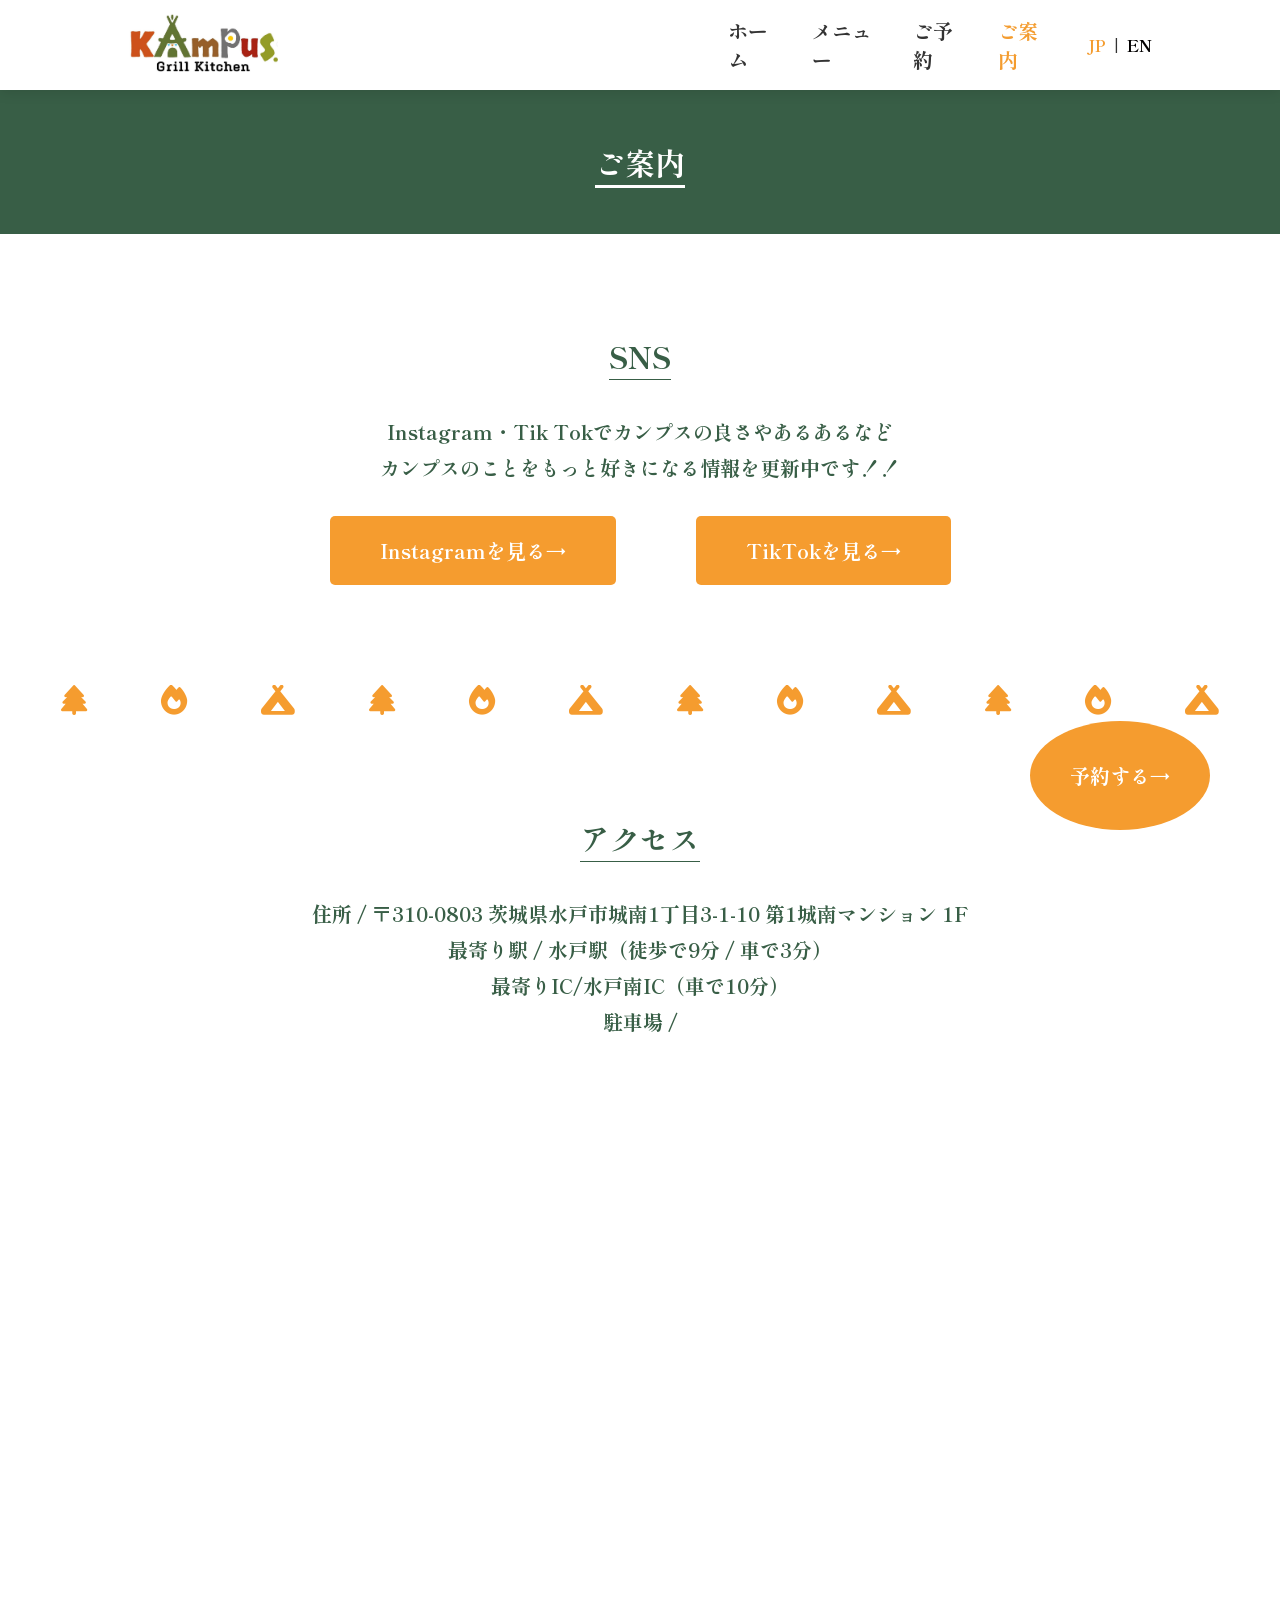
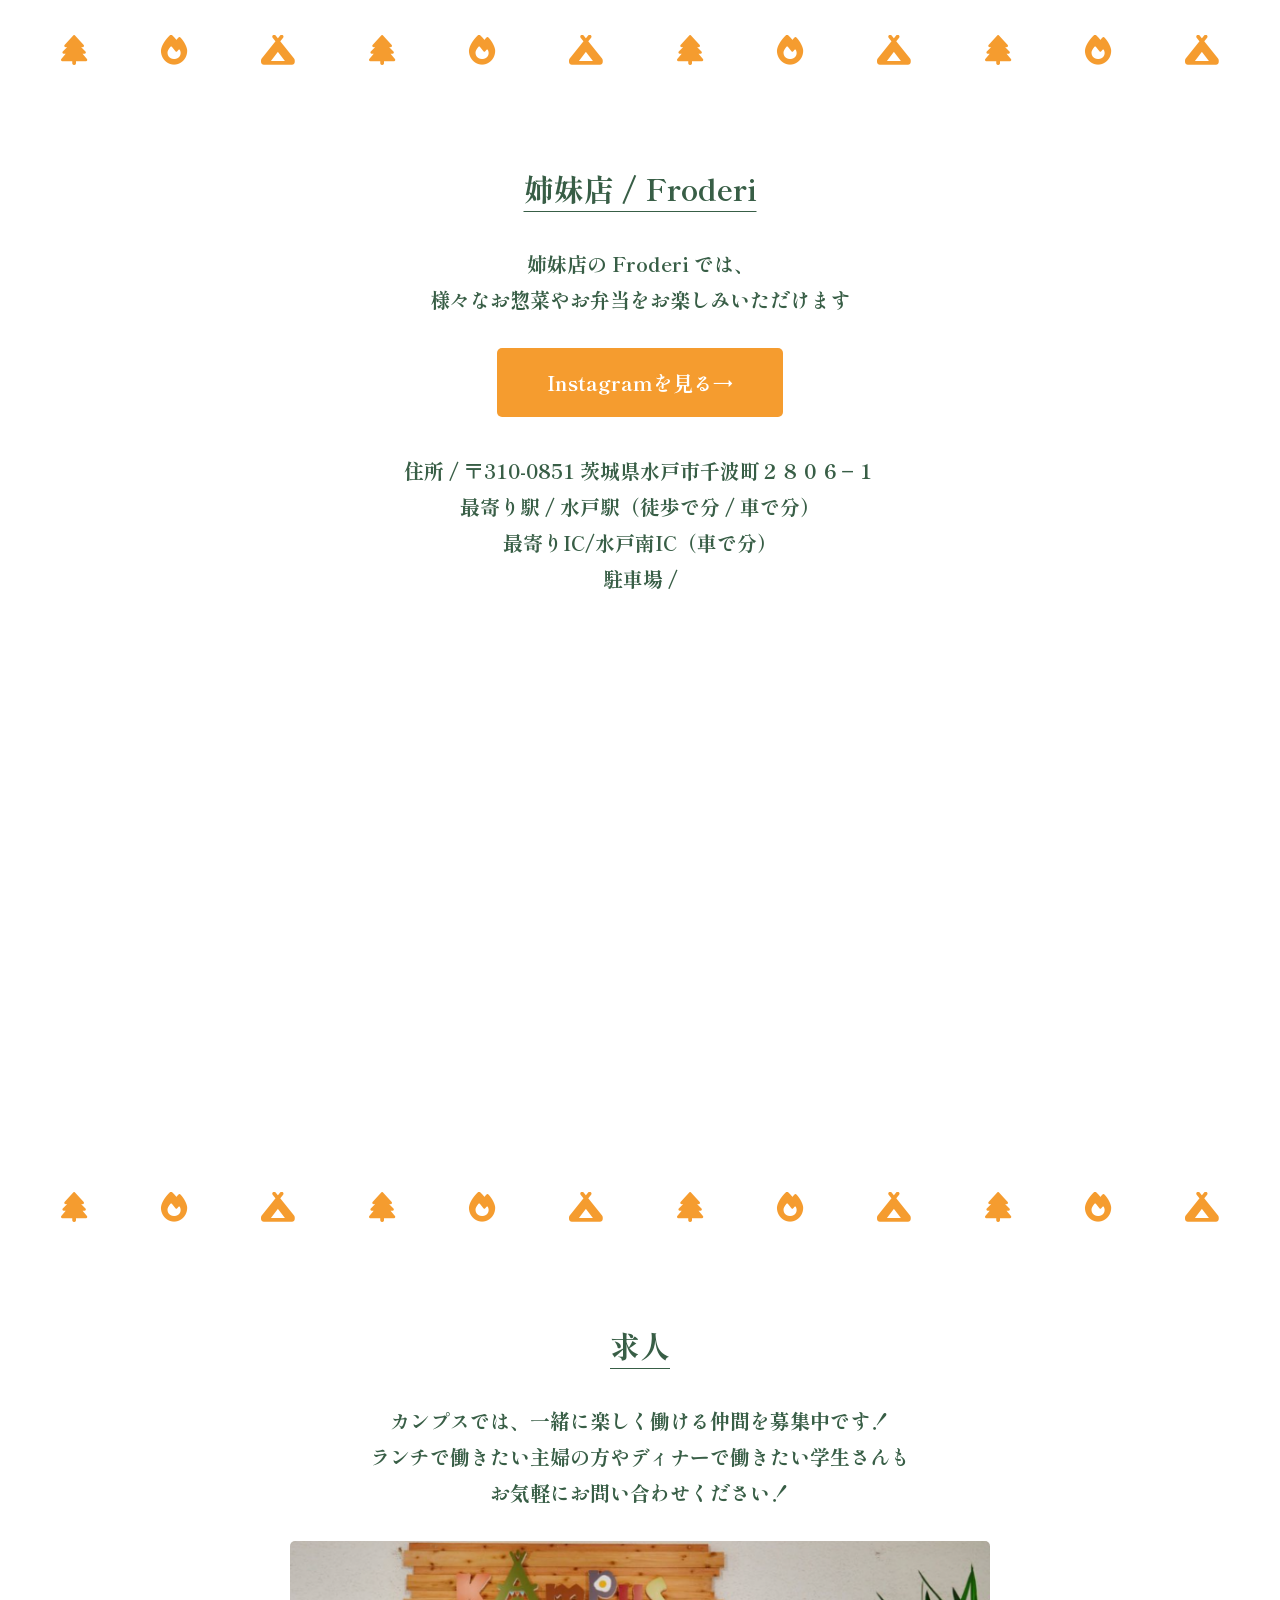
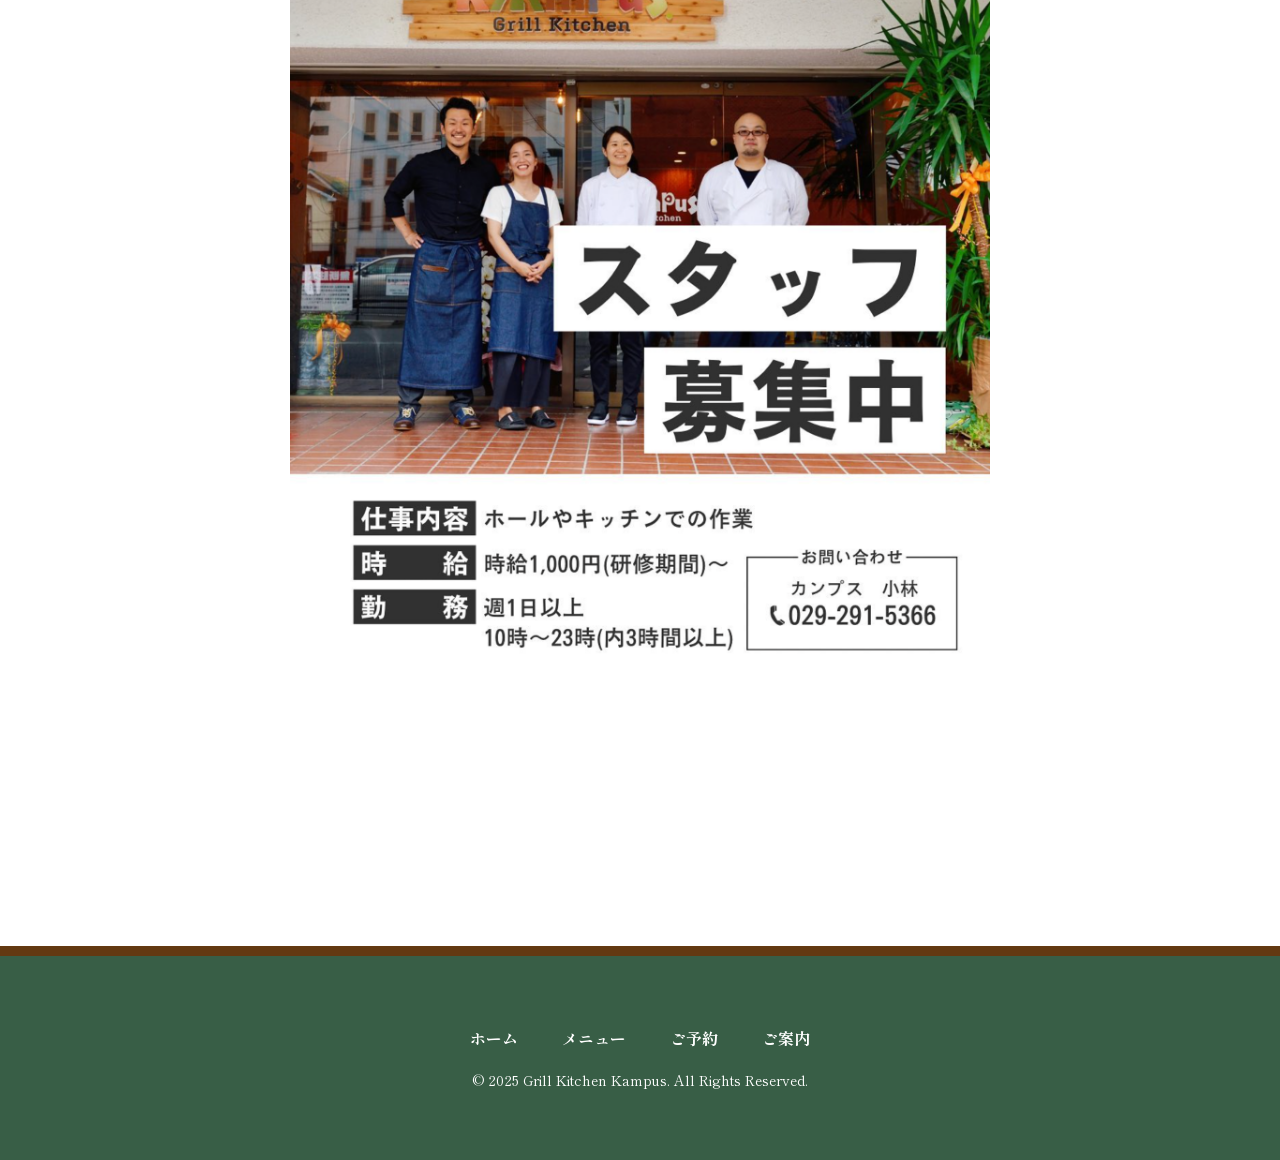
<file: info.html>
<!DOCTYPE html>
<html lang="ja">
<head>

    <meta charset="UTF-8">
    <meta name="viewport"
          content="width=device-width, initial-scale=1.0">
    <title>Grill Kitchen Kampus</title>
    <link rel="stylesheet" href="css/css.css">
    <link href="https://fonts.googleapis.com/css2?family=Shippori+Mincho:wght@400;500;600;700;800&display=swap" rel="stylesheet">
    <link href="https://fonts.googleapis.com/css2?family=Noto+Sans+JP:wght@400;500;700&display=swap" rel="stylesheet">
    <link rel="stylesheet"href="https://cdnjs.cloudflare.com/ajax/libs/font-awesome/6.7.2/css/all.min.css">
    <link rel="stylesheet"href="https://cdn.jsdelivr.net/npm/swiper@11/swiper-bundle.min.css"/>
</head>

<body class="info-page">
    <header>

    <div class="logo">
        <a href="index.html">
            <img src="images/lg.png" alt="logo">
        </a>
    </div>


    <div class="header-right">
        <nav>
            <a href="index.html" >
                <span class="jp">ホーム</span>
            </a>
            <a href="menu.html" >
                <span class="jp">メニュー</span>
            </a>
            <a href="rese.html">
                <span class="jp">ご予約</span>
            </a>
            <a href="info.html" class="active">
                <span class="jp">ご案内</span>
            </a>
        </nav>
    </div>
    <!-- 言語切替 -->
    <div class="language-switch">
        <a href="info.html" class="active">
            JP
        </a>
        <span>|</span>
        <a href="en/en-info.html">
            EN
        </a>
    </div>
    <!-- ハンバーガー -->
    <button class="hamburger">
        ☰
    </button>

</header>

    <a href="rese.html" class="rese-btn">
    予約する→
    </a>

    <section class="info">
        <h1>ご案内</h1>
    </section>

    <section class="sns">
        <h1>SNS</h1>
        <p><br>Instagram・Tik Tokでカンプスの良さやあるあるなど<br>
           カンプスのことをもっと好きになる情報を更新中です！！
        <div class="sns-btn">

            <a class="inst-btn"
                href="https://www.instagram.com/kampus.2019.k4/"
                target="_blank">
                Instagramを見る→
            </a>

            <a class="tt-btn"
                href="https://www.tiktok.com/@grill.kitchen.kam?_r=1&_t=ZS-97WK4tP1Ob3"
                target="_blank">
                TikTokを見る→
            </a>
        </div>
    </section>

    <div class="cp-border">
        <i class="fa-solid fa-tree"></i>
        <i class="fa-solid fa-fire"></i>
        <i class="fa-solid fa-campground"></i>
        <i class="fa-solid fa-tree"></i>
        <i class="fa-solid fa-fire"></i>
        <i class="fa-solid fa-campground"></i>
        <i class="fa-solid fa-tree"></i>
        <i class="fa-solid fa-fire"></i>
        <i class="fa-solid fa-campground"></i>
        <i class="fa-solid fa-tree"></i>
        <i class="fa-solid fa-fire"></i>
        <i class="fa-solid fa-campground"></i>
    </div>  

    <section class="ac">
        <h1>アクセス</h1>

        <p> <br>住所 / 〒310-0803 茨城県水戸市城南1丁目3-1-10 第1城南マンション 1F<br>
            最寄り駅 / 水戸駅（徒歩で9分 / 車で3分）<br>
            最寄りIC/水戸南IC（車で10分）<br>
            駐車場 / <br>
        </p>

        <iframe
            src="https://www.google.com/maps/embed?pb=!1m18!1m12!1m3!1d6960.978212688732!2d140.46454489231107!3d36.36661177128671!2m3!1f0!2f0!3f0!3m2!1i1024!2i768!4f13.1!3m3!1m2!1s0x602225bc5af3f9e3%3A0xc305283efefcd92f!2z44Kw44Oq44Or44Kt44OD44OB44Oz44Kr44Oz44OX44K5!5e1!3m2!1sja!2sjp!4v1782377106837!5m2!1sja!2sjp"
            width="600"
            height="450"
            style="border:0;"
            allowfullscreen=""
            loading="lazy"
            referrerpolicy="strict-origin-when-cross-origin">
        </iframe>

    </section>

    <div class="cp-border">
        <i class="fa-solid fa-tree"></i>
        <i class="fa-solid fa-fire"></i>
        <i class="fa-solid fa-campground"></i>
        <i class="fa-solid fa-tree"></i>
        <i class="fa-solid fa-fire"></i>
        <i class="fa-solid fa-campground"></i>
        <i class="fa-solid fa-tree"></i>
        <i class="fa-solid fa-fire"></i>
        <i class="fa-solid fa-campground"></i>
        <i class="fa-solid fa-tree"></i>
        <i class="fa-solid fa-fire"></i>
        <i class="fa-solid fa-campground"></i>
    </div>  

    <section class="si">
        <h1>姉妹店 / Froderi</h1>

        <p><br>姉妹店の Froderi では、<br>
            様々なお惣菜やお弁当をお楽しみいただけます
        </p>

        <div class="si-btn">
            <a class="inst-btn"
                    href="https://www.instagram.com/frodeli.2022/"
                    target="_blank">
                    Instagramを見る→
            </a>
        </div>

        <p> <br>住所 / 〒310-0851 茨城県水戸市千波町２８０６−１<br>
            最寄り駅 / 水戸駅（徒歩で分 / 車で分）<br>
            最寄りIC/水戸南IC（車で分）<br>
            駐車場 / <br>
        </p>

        <iframe src="https://www.google.com/maps/embed?pb=!1m18!1m12!1m3!1d3213.053971323015!2d140.45264287581824!3d36.359471572376016!2m3!1f0!2f0!3f0!3m2!1i1024!2i768!4f13.1!3m3!1m2!1s0x60222571c2a1a759%3A0xb38b2e45306ed812!2z44GK5byB5b2T44Go5oOj6I-c44Gu44GK5bqX44OV44Ot44OH44Oq77yIRnJvRGVMaSDvvIk!5e0!3m2!1sja!2sjp!4v1785338898053!5m2!1sja!2sjp" 
            width="600" 
            height="450" 
            style="border:0;" 
            allowfullscreen="" 
            loading="lazy" 
            referrerpolicy="strict-origin-when-cross-origin">
        </iframe>
    </section>

    <div class="cp-border">
        <i class="fa-solid fa-tree"></i>
        <i class="fa-solid fa-fire"></i>
        <i class="fa-solid fa-campground"></i>
        <i class="fa-solid fa-tree"></i>
        <i class="fa-solid fa-fire"></i>
        <i class="fa-solid fa-campground"></i>
        <i class="fa-solid fa-tree"></i>
        <i class="fa-solid fa-fire"></i>
        <i class="fa-solid fa-campground"></i>
        <i class="fa-solid fa-tree"></i>
        <i class="fa-solid fa-fire"></i>
        <i class="fa-solid fa-campground"></i>
    </div>


    <section class="rc">
        <h1>求人 </h1>
        <p><br>カンプスでは、一緒に楽しく働ける仲間を募集中です！<br>
           ランチで働きたい主婦の方やディナーで働きたい学生さんも<br>
           お気軽にお問い合わせください！<br>
        </p>

        <div class="rc-item">
            <img src="images/rc.png" alt="求人情報が表示">
        </div>

    </section>

    <footer>
        <div class="footer-nav">
            <a href="index.html">ホーム</a>
            <a href="menu.html">メニュー</a>
            <a href="rese.html">ご予約</a>
            <a href="info.html">ご案内</a>
        </div>

        <p>© 2025 Grill Kitchen Kampus. All Rights Reserved.</p>
    </footer>

    <div class="lightbox">
        <span class="close">×</span>
            <div class="swiper lightboxSwiper">
                <div class="swiper-wrapper">
                </div>
                <div class="swiper-button-next"></div>
                <div class="swiper-button-prev"></div>
            </div>

    </div>

    <script src="https://cdn.jsdelivr.net/npm/swiper@11/swiper-bundle.min.js"></script>
    <script src="js/js.js"></script>

</body>
</html>
</file>
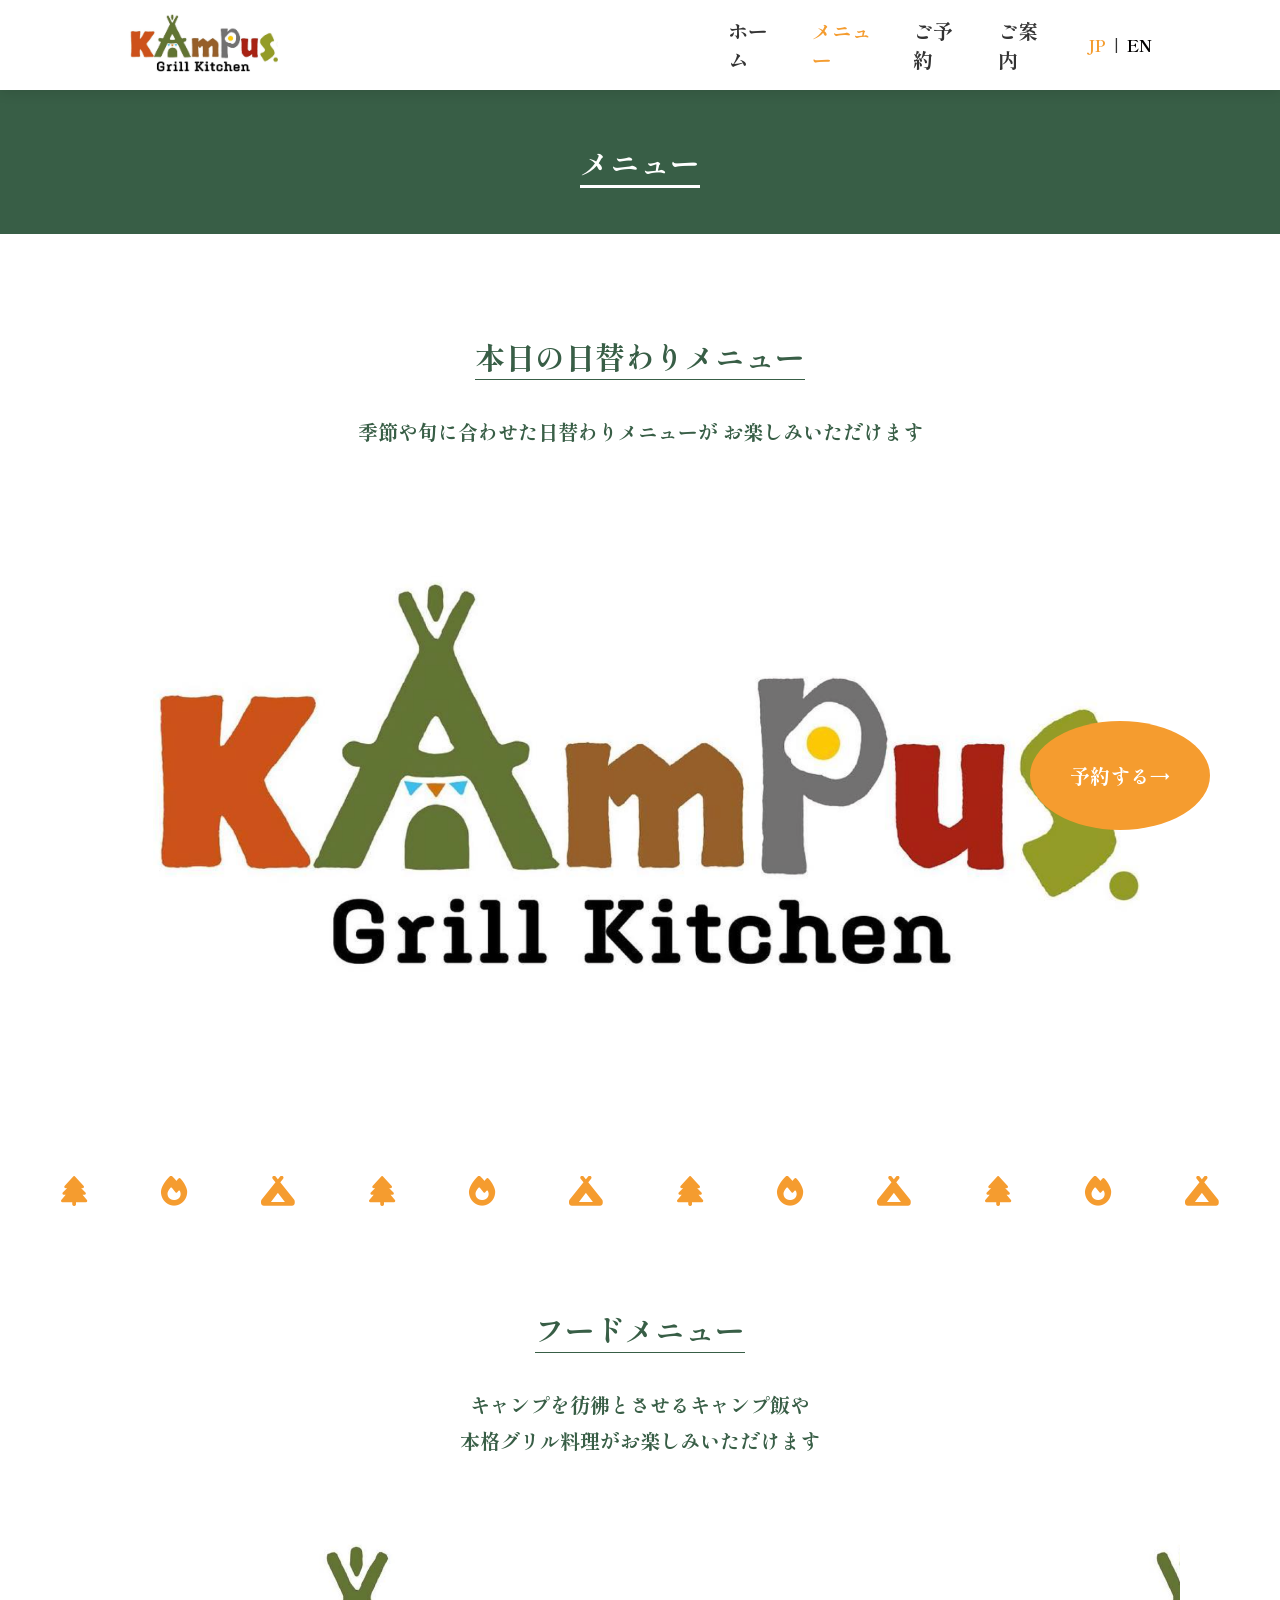
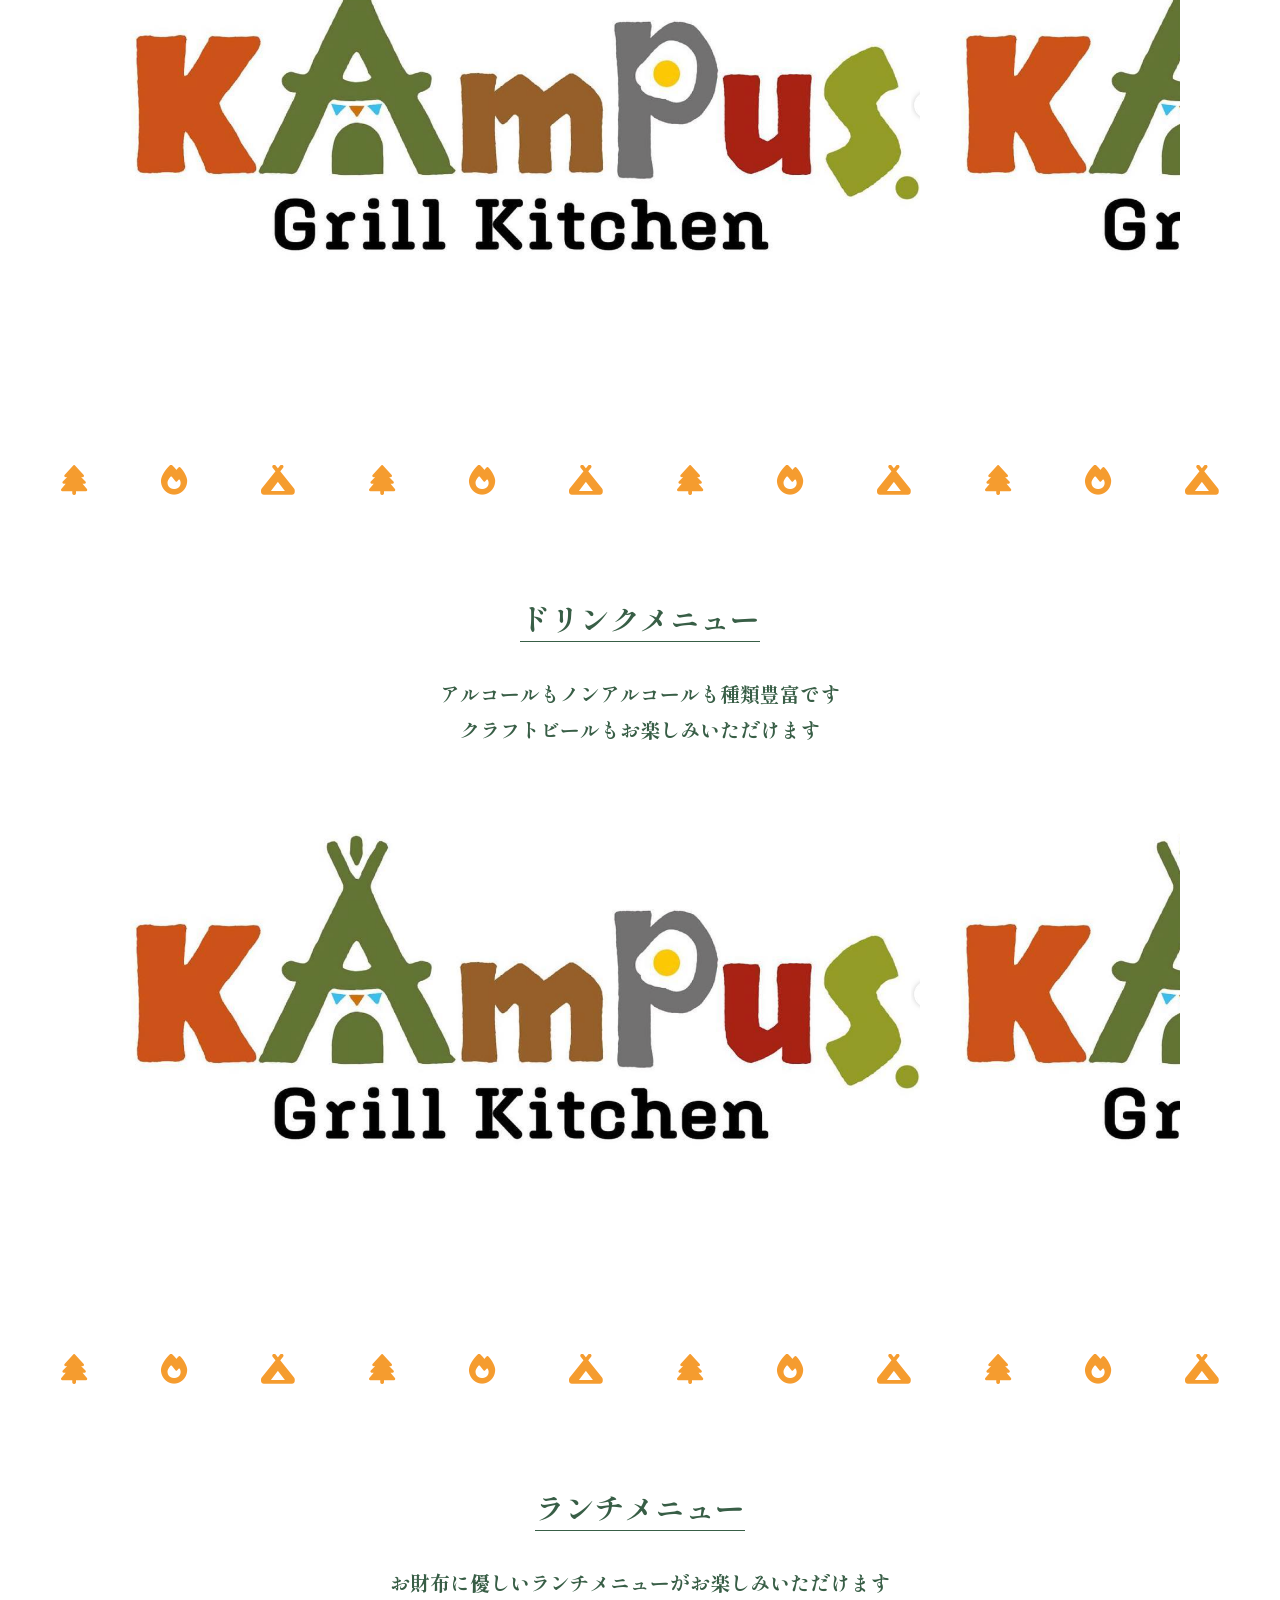
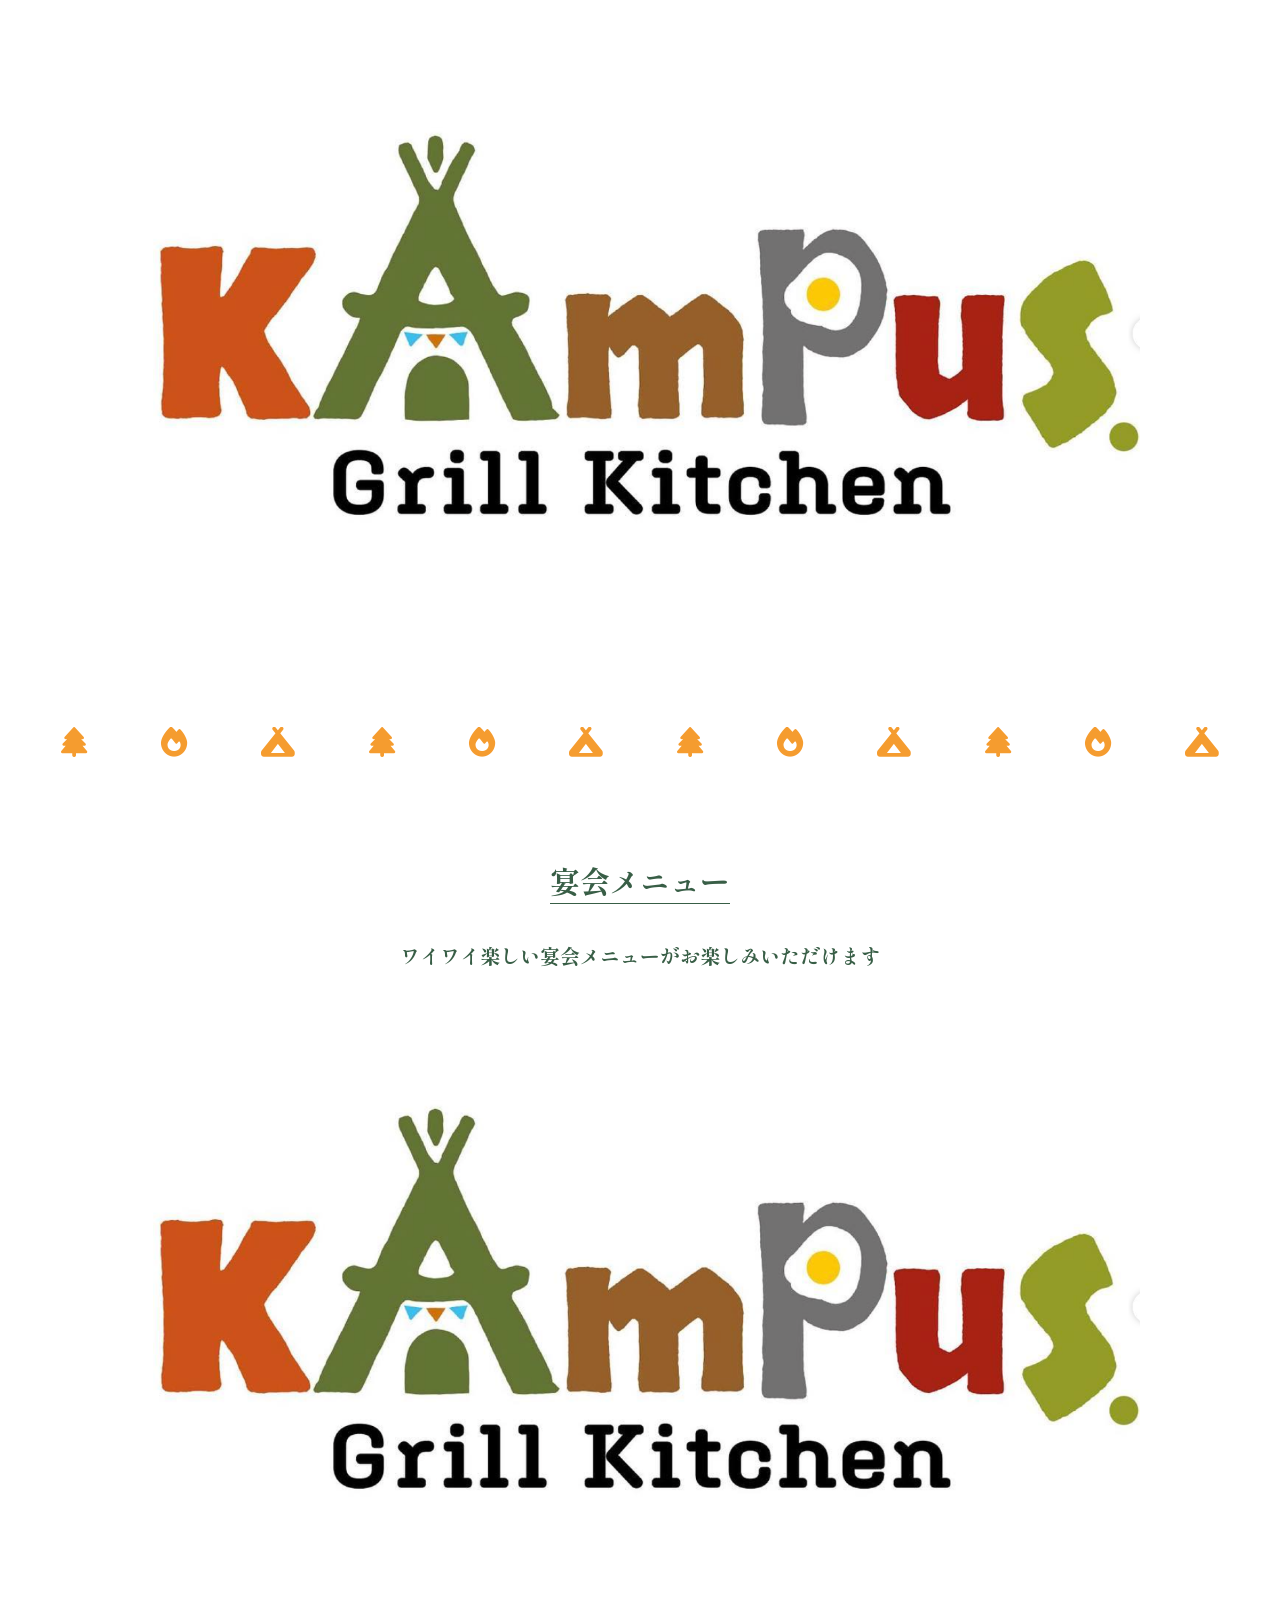
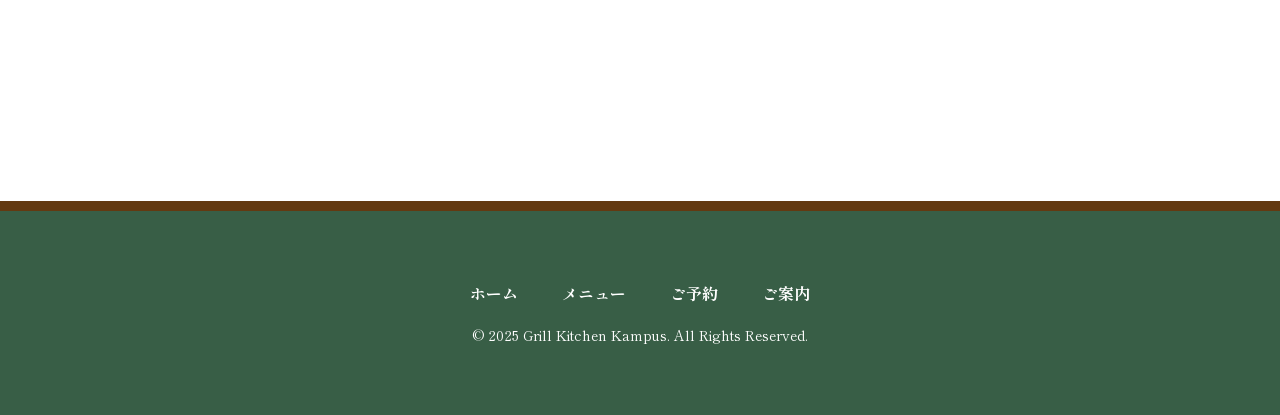
<file: menu.html>
<!DOCTYPE html>
<html lang="ja">
<head>

    <meta charset="UTF-8">
    <meta name="viewport"
          content="width=device-width, initial-scale=1.0">
    <title>Grill Kitchen Kampus</title>
    <link rel="stylesheet" href="css/css.css">
   <link href="https://fonts.googleapis.com/css2?family=Shippori+Mincho:wght@400;500;600;700;800&display=swap" rel="stylesheet">
    <link href="https://fonts.googleapis.com/css2?family=Noto+Sans+JP:wght@400;500;700&display=swap" rel="stylesheet">
    <link rel="stylesheet"href="https://cdnjs.cloudflare.com/ajax/libs/font-awesome/6.7.2/css/all.min.css">
    <link rel="stylesheet"href="https://cdn.jsdelivr.net/npm/swiper@11/swiper-bundle.min.css"/>
</head>

<body class="menu-page">
    <header>

    <div class="logo">
        <a href="index.html">
            <img src="images/lg.png" alt="logo">
        </a>
    </div>


    <div class="header-right">
        <nav>
            <a href="index.html" >
                <span class="jp">ホーム</span>
            </a>
            <a href="menu.html" class="active">
                <span class="jp">メニュー</span>
            </a>
            <a href="rese.html">
                <span class="jp">ご予約</span>
            </a>
            <a href="info.html">
                <span class="jp">ご案内</span>
            </a>
        </nav>
    </div>
    <!-- 言語切替 -->
    <div class="language-switch">
        <a href="menu.html" class="active">
            JP
        </a>
        <span>|</span>
        <a href="en/en-menu.html">
            EN
        </a>
    </div>
    <!-- ハンバーガー -->
    <button class="hamburger">
        ☰
    </button>


</header>
    <a href="rese.html" class="rese-btn">
    予約する→
    </a>

     <section class="menu">
        <h1>メニュー</h1>
    </section>

    <section class="dam">
        <h1>本日の日替わりメニュー </h1>
        <p><br>季節や旬に合わせた日替わりメニューが
            お楽しみいただけます
        </p>
    
        <div class="dam-list">
            <img src="images/lg.png" alt="日替わりメニューが表示">
        </div>

    </section>

    <div class="cp-border">
        <i class="fa-solid fa-tree"></i>
        <i class="fa-solid fa-fire"></i>
        <i class="fa-solid fa-campground"></i>
        <i class="fa-solid fa-tree"></i>
        <i class="fa-solid fa-fire"></i>
        <i class="fa-solid fa-campground"></i>
        <i class="fa-solid fa-tree"></i>
        <i class="fa-solid fa-fire"></i>
        <i class="fa-solid fa-campground"></i>
        <i class="fa-solid fa-tree"></i>
        <i class="fa-solid fa-fire"></i>
        <i class="fa-solid fa-campground"></i>
    </div>  

    <section class="fm">
        <h1>フードメニュー </h1>
        <p><br>キャンプを彷彿とさせるキャンプ飯や<br>
            本格グリル料理がお楽しみいただけます
        </p>

      <div class="fm-slider">
            <div class="fm-item">
                  <img src="images/lg.png" alt="フードメニューが表示">
            </div>
            <div class="fm-item">
                  <img src="images/lg.png" alt="フードメニューが表示">
            </div>
            <div class="fm-item">
                  <img src="images/lg.png" alt="フードメニューが表示">
            </div>
            <div class="fm-item">
                  <img src="images/lg.png" alt="フードメニューが表示">
            </div>
            <div class="fm-item">
                  <img src="images/lg.png" alt="フードメニューが表示">
            </div>
      <div>

    </section>

    <div class="cp-border">
        <i class="fa-solid fa-tree"></i>
        <i class="fa-solid fa-fire"></i>
        <i class="fa-solid fa-campground"></i>
        <i class="fa-solid fa-tree"></i>
        <i class="fa-solid fa-fire"></i>
        <i class="fa-solid fa-campground"></i>
        <i class="fa-solid fa-tree"></i>
        <i class="fa-solid fa-fire"></i>
        <i class="fa-solid fa-campground"></i>
        <i class="fa-solid fa-tree"></i>
        <i class="fa-solid fa-fire"></i>
        <i class="fa-solid fa-campground"></i>
    </div>  

    <section class="dm">
        <h1>ドリンクメニュー </h1>
        <p><br>アルコールもノンアルコールも種類豊富です<br>
            クラフトビールもお楽しみいただけます
        </p>

      <div class="dm-slider">
            <div class="dm-item">
                  <img src="images/lg.png" alt="ドリンクメニューが表示">
            </div>
            <div class="dm-item">
                  <img src="images/lg.png" alt="ドリンクメニューが表示">
            </div>
            <div class="dm-item">
                  <img src="images/lg.png" alt="ドリンクメニューが表示">
            </div>
            <div class="dm-item">
                  <img src="images/lg.png" alt="ドリンクメニューが表示">
            </div>
            <div class="dm-item">
                  <img src="images/lg.png" alt="ドリンクメニューが表示">
            </div>
      <div>

    </section>

    <div class="cp-border">
        <i class="fa-solid fa-tree"></i>
        <i class="fa-solid fa-fire"></i>
        <i class="fa-solid fa-campground"></i>
        <i class="fa-solid fa-tree"></i>
        <i class="fa-solid fa-fire"></i>
        <i class="fa-solid fa-campground"></i>
        <i class="fa-solid fa-tree"></i>
        <i class="fa-solid fa-fire"></i>
        <i class="fa-solid fa-campground"></i>
        <i class="fa-solid fa-tree"></i>
        <i class="fa-solid fa-fire"></i>
        <i class="fa-solid fa-campground"></i>
    </div>  

    <section class="lm">
        <h1>ランチメニュー </h1>
        <p><br>お財布に優しいランチメニューがお楽しみいただけます
        </p>
    
        <div class="lm-list">
            <img src="images/lg.png" alt="ランチメニューが表示">
        </div>

    </section>

    <div class="cp-border">
        <i class="fa-solid fa-tree"></i>
        <i class="fa-solid fa-fire"></i>
        <i class="fa-solid fa-campground"></i>
        <i class="fa-solid fa-tree"></i>
        <i class="fa-solid fa-fire"></i>
        <i class="fa-solid fa-campground"></i>
        <i class="fa-solid fa-tree"></i>
        <i class="fa-solid fa-fire"></i>
        <i class="fa-solid fa-campground"></i>
        <i class="fa-solid fa-tree"></i>
        <i class="fa-solid fa-fire"></i>
        <i class="fa-solid fa-campground"></i>
    </div>  

    <section class="cm">
        <h1>宴会メニュー </h1>
        <p><br>ワイワイ楽しい宴会メニューがお楽しみいただけます
        </p>
    
        <div class="cm-list">
            <img src="images/lg.png" alt="宴会メニューが表示">
        </div>

    </section>

    <footer>
        <div class="footer-nav">
            <a href="index.html">ホーム</a>
            <a href="menu.html">メニュー</a>
            <a href="rese.html">ご予約</a>
            <a href="info.html">ご案内</a>
        </div>

        <p>© 2025 Grill Kitchen Kampus. All Rights Reserved.</p>
    </footer>

    <div class="lightbox">
        <span class="close">×</span>
            <div class="swiper lightboxSwiper">
                <div class="swiper-wrapper">
                </div>
                <div class="swiper-button-next"></div>
                <div class="swiper-button-prev"></div>
            </div>

    </div>

    <script src="https://cdn.jsdelivr.net/npm/swiper@11/swiper-bundle.min.js"></script>
    <script src="js/js.js"></script>

</body>
</html>
</file>
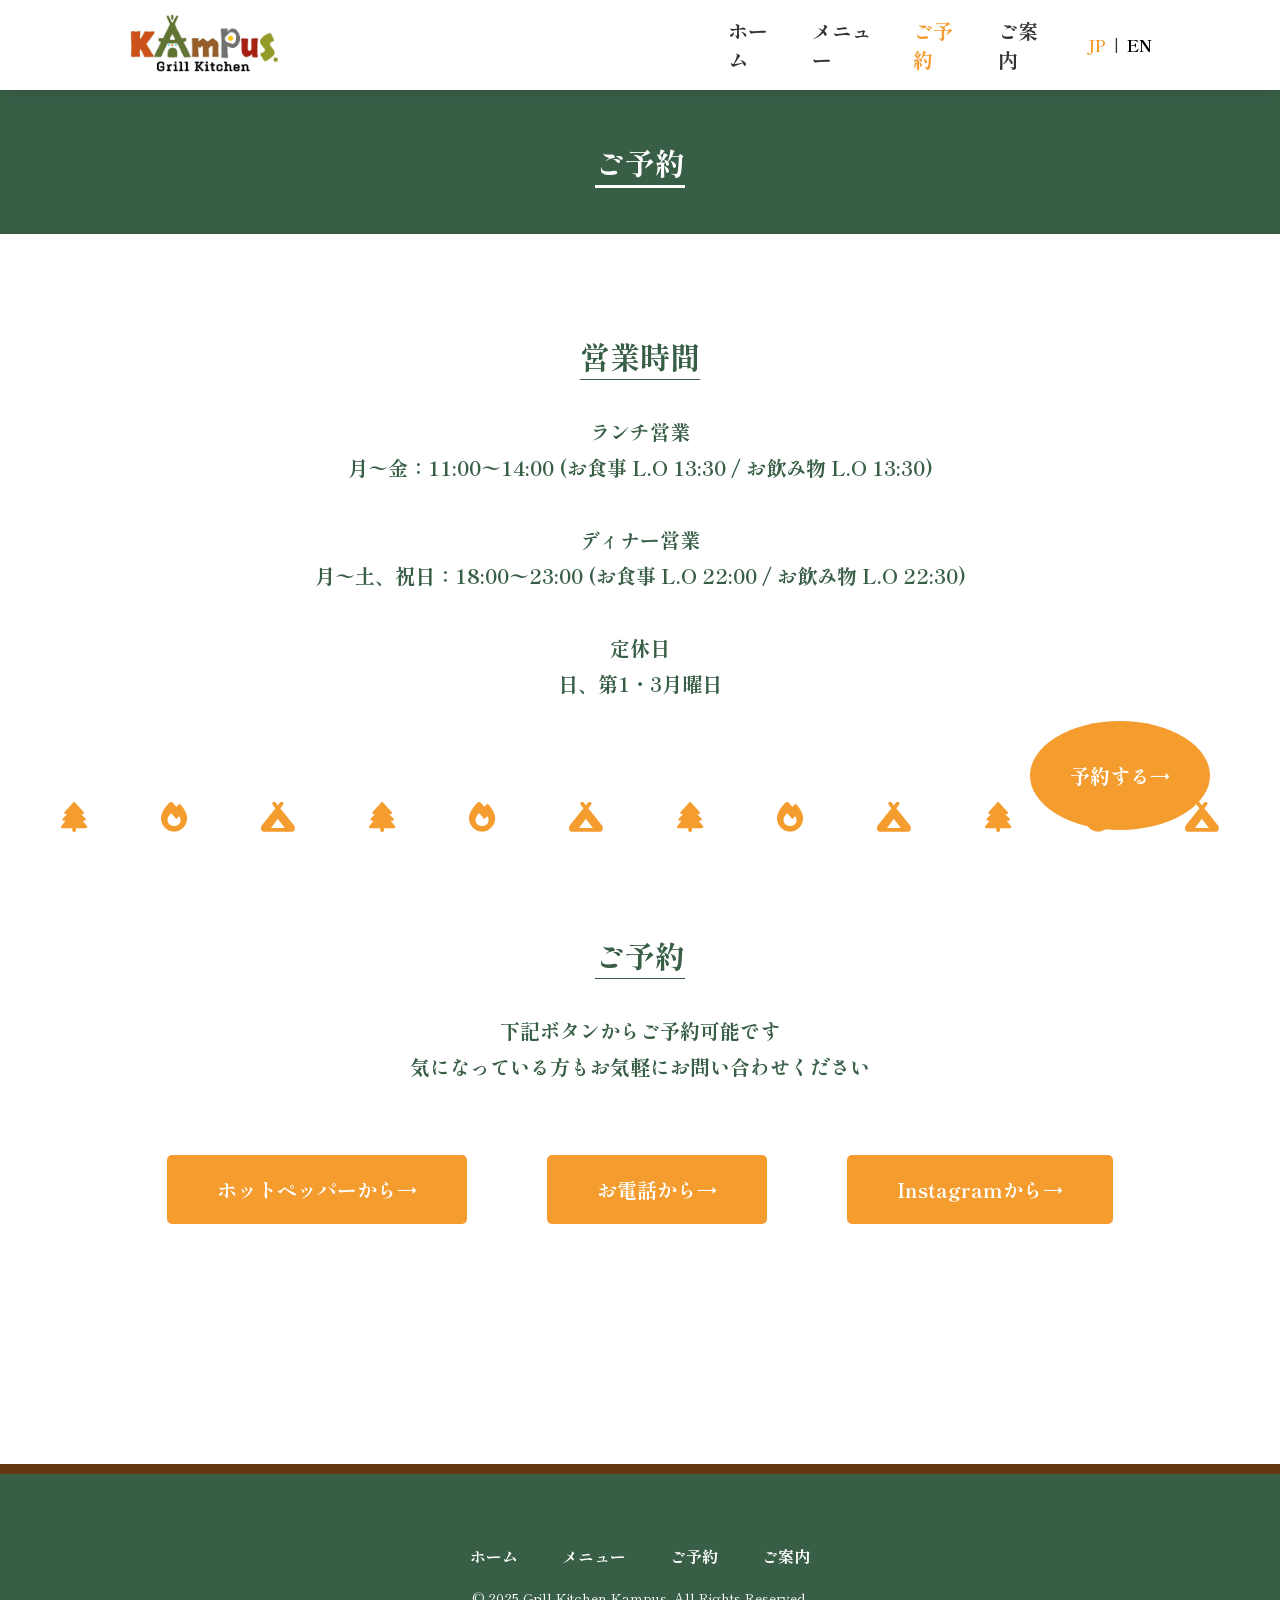
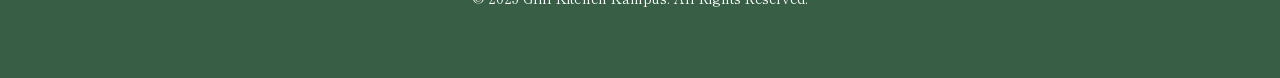
<file: rese.html>
<!DOCTYPE html>
<html lang="ja">
<head>

    <meta charset="UTF-8">
    <meta name="viewport"
          content="width=device-width, initial-scale=1.0">
    <title>Grill Kitchen Kampus</title>
    <link rel="stylesheet" href="css/css.css">
    <link href="https://fonts.googleapis.com/css2?family=Shippori+Mincho:wght@400;500;600;700;800&display=swap" rel="stylesheet">
    <link href="https://fonts.googleapis.com/css2?family=Noto+Sans+JP:wght@400;500;700&display=swap" rel="stylesheet">
    <link rel="stylesheet"href="https://cdnjs.cloudflare.com/ajax/libs/font-awesome/6.7.2/css/all.min.css">
    <link rel="stylesheet"href="https://cdn.jsdelivr.net/npm/swiper@11/swiper-bundle.min.css"/>
</head>

<body class="rese-page">
    <header>

    <div class="logo">
        <a href="index.html">
            <img src="images/lg.png" alt="logo">
        </a>
    </div>


    <div class="header-right">
        <nav>
            <a href="index.html" >
                <span class="jp">ホーム</span>
            </a>
            <a href="menu.html" >
                <span class="jp">メニュー</span>
            </a>
            <a href="rese.html" class="active">
                <span class="jp">ご予約</span>
            </a>
            <a href="info.html">
                <span class="jp">ご案内</span>
            </a>
        </nav>
    </div>
    <!-- 言語切替 -->
    <div class="language-switch">
        <a href="rese.html" class="active">
            JP
        </a>
        <span>|</span>
        <a href="en/en-rese.html">
            EN
        </a>
    </div>
    <!-- ハンバーガー -->
    <button class="hamburger">
        ☰
    </button>


</header>

    <a href="rese.html" class="rese-btn">
    予約する→
    </a>

     <section class="rese">
        <h1>ご予約</h1>
    </section>

    <section class="oh">
        <h1>営業時間</h1>
        <p><br>ランチ営業<br>
           月〜金：11:00〜14:00 (お食事 L.O 13:30 / お飲み物 L.O 13:30)<br><br>
           ディナー営業 <br>
           月〜土、祝日：18:00〜23:00 (お食事 L.O 22:00 / お飲み物 L.O 22:30)<br><br>
           定休日 <br>
           日、第1・3月曜日
        </p>
    </section>

    <div class="cp-border">
        <i class="fa-solid fa-tree"></i>
        <i class="fa-solid fa-fire"></i>
        <i class="fa-solid fa-campground"></i>
        <i class="fa-solid fa-tree"></i>
        <i class="fa-solid fa-fire"></i>
        <i class="fa-solid fa-campground"></i>
        <i class="fa-solid fa-tree"></i>
        <i class="fa-solid fa-fire"></i>
        <i class="fa-solid fa-campground"></i>
        <i class="fa-solid fa-tree"></i>
        <i class="fa-solid fa-fire"></i>
        <i class="fa-solid fa-campground"></i>
    </div>  

    <section class="resev">
        <h1>ご予約</h1>
        <p><br>下記ボタンからご予約可能です<br>
           気になっている方もお気軽にお問い合わせください</p>

        <div class="resev-btn">

            <a class="hpp-btn"
                href="https://www.hotpepper.jp/strJ001226573/">
                ホットペッパーから→
            </a>
            <a class="tel-btn"
                href="tel:07013241106">
                お電話から→
            </a>
            <a class="ins-btn"
                href="https://www.instagram.com/kampus.2019.k4/"
                target="_blank">
                Instagramから→
            </a>

        </div>
    </section>

    <footer>
        <div class="footer-nav">
            <a href="index.html">ホーム</a>
            <a href="menu.html">メニュー</a>
            <a href="rese.html">ご予約</a>
            <a href="info.html">ご案内</a>
        </div>

        <p>© 2025 Grill Kitchen Kampus. All Rights Reserved.</p>
    </footer>

    <div class="lightbox">
        <span class="close">×</span>
            <div class="swiper lightboxSwiper">
                <div class="swiper-wrapper">
                </div>
                <div class="swiper-button-next"></div>
                <div class="swiper-button-prev"></div>
            </div>

    </div>

    <script src="https://cdn.jsdelivr.net/npm/swiper@11/swiper-bundle.min.js"></script>
    <script src="js/js.js"></script>
</body>
</html>
</file>
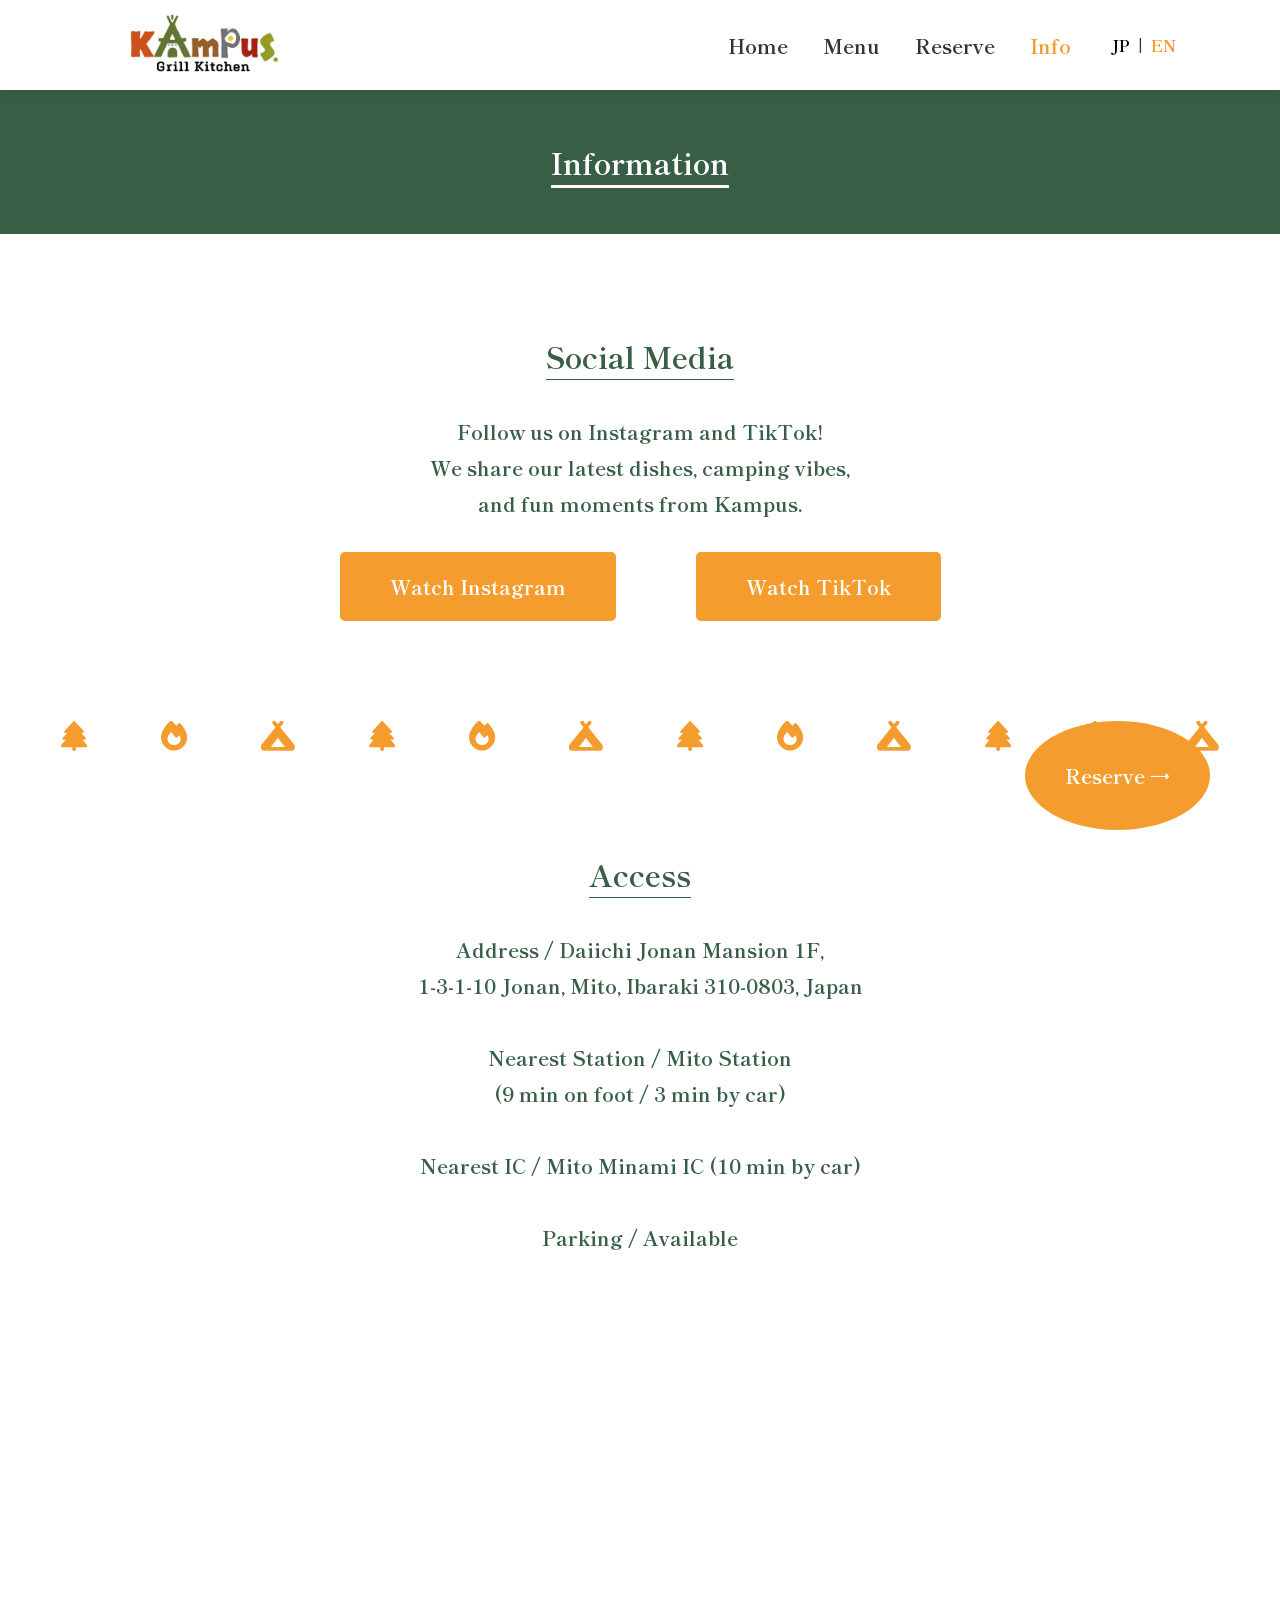
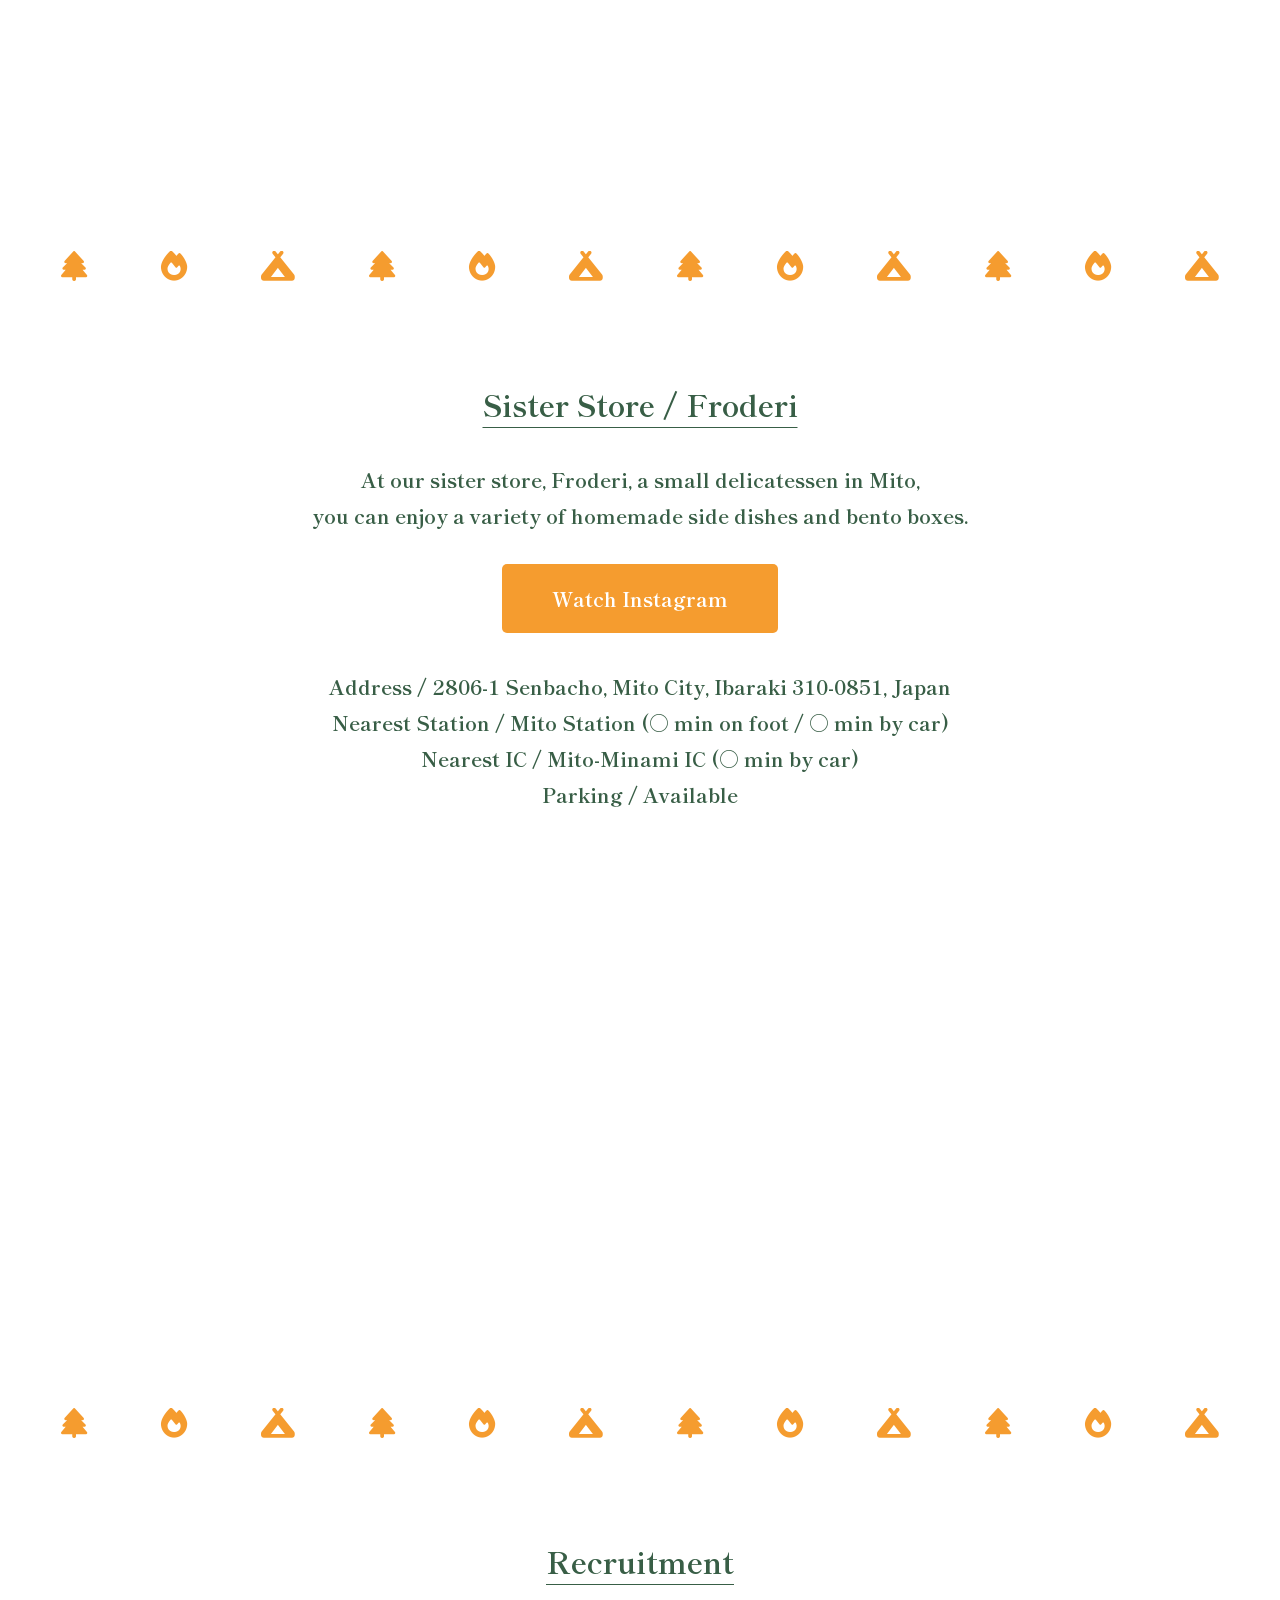
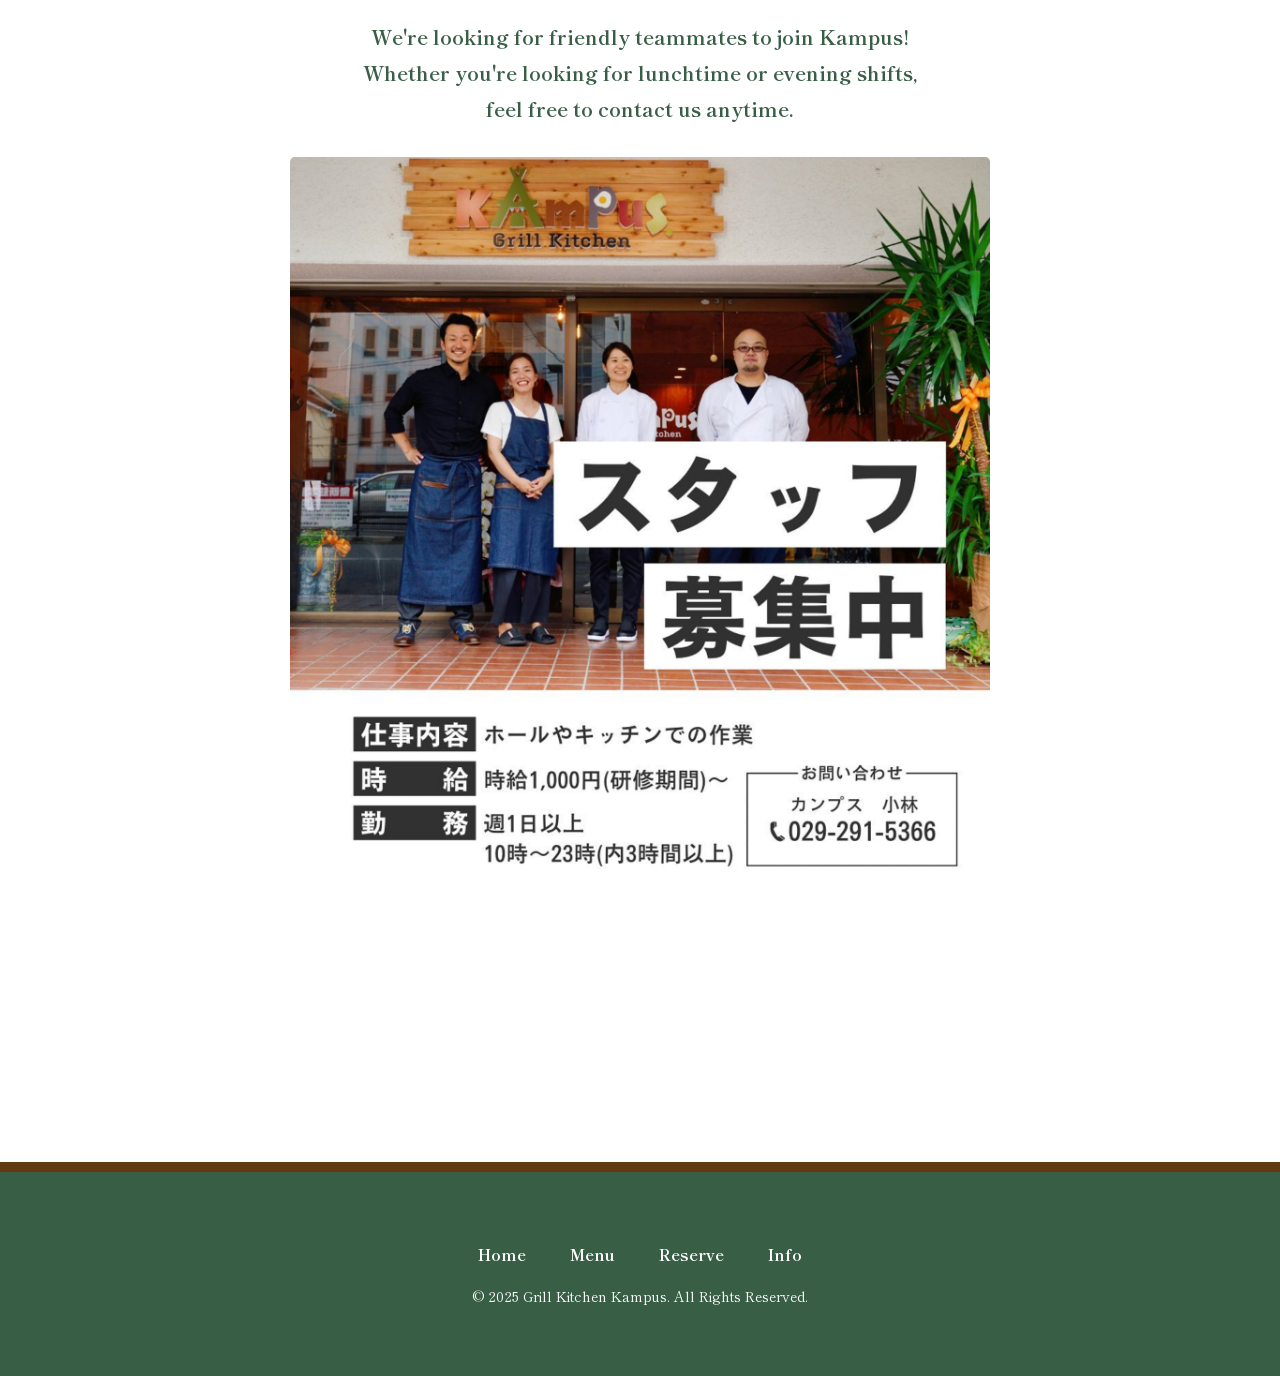
<file: en/en-info.html>
<!DOCTYPE html>
<html lang="en">
<head>

    <meta charset="UTF-8">
    <meta name="viewport"
          content="width=device-width, initial-scale=1.0">
    <title>Grill Kitchen Kampus</title>
    <link rel="stylesheet" href="../css/css.css">
    <link href="https://fonts.googleapis.com/css2?family=Shippori+Mincho:wght@400;500;600;700;800&display=swap" rel="stylesheet">
    <link href="https://fonts.googleapis.com/css2?family=Noto+Sans+JP:wght@400;500;700&display=swap" rel="stylesheet">
    <link rel="stylesheet"href="https://cdnjs.cloudflare.com/ajax/libs/font-awesome/6.7.2/css/all.min.css">
    <link rel="stylesheet"href="https://cdn.jsdelivr.net/npm/swiper@11/swiper-bundle.min.css"/>
</head>

<body class="info-page">
    <header>

    <div class="logo">
        <a href="en-index.html">
            <img src="../images/lg.png" alt="logo">
        </a>
    </div>

    <div class="header-right">
        <nav>
            <a href="en-index.html" >
                <span class="en">Home</span>
            </a>
            <a href="en-menu.html">
                <span class="en">Menu</span>
            </a>
            <a href="en-rese.html">
                <span class="en">Reserve</span>
            </a>
            <a href="en-info.html" class="active">
                <span class="en">Info</span>
            </a>
        </nav>
    </div>
    <!-- 言語切替 -->
    <div class="language-switch">
        <a href="../info.html">
            JP
        </a>
        <span>|</span>
        <a href="en-info.html" class="active">
            EN
        </a>
    </div>
    <!-- ハンバーガー -->
    <button class="hamburger">
        ☰
    </button>

</header>


    <a href="en-rese.html" class="rese-btn">
        Reserve →
    </a>

    <section class="info">
        <h1>Information</h1>
    </section>

    <section class="sns">
        <h1>Social Media</h1>

        <p><br>
            Follow us on Instagram and TikTok!<br>
            We share our latest dishes, camping vibes,<br>
            and fun moments from Kampus.
        </p>

        <div class="sns-btn">

            <a class="inst-btn"
                href="https://www.instagram.com/kampus.2019.k4/"
                target="_blank">
                Watch Instagram
            </a>

            <a class="tt-btn"
                href="https://www.tiktok.com/@grill.kitchen.kam?_r=1&_t=ZS-97WK4tP1Ob3"
                target="_blank">
                Watch TikTok
            </a>

        </div>
    </section>

    <div class="cp-border">
        <i class="fa-solid fa-tree"></i>
        <i class="fa-solid fa-fire"></i>
        <i class="fa-solid fa-campground"></i>
        <i class="fa-solid fa-tree"></i>
        <i class="fa-solid fa-fire"></i>
        <i class="fa-solid fa-campground"></i>
        <i class="fa-solid fa-tree"></i>
        <i class="fa-solid fa-fire"></i>
        <i class="fa-solid fa-campground"></i>
        <i class="fa-solid fa-tree"></i>
        <i class="fa-solid fa-fire"></i>
        <i class="fa-solid fa-campground"></i>
    </div>

    <section class="ac">

        <h1>Access</h1>

        <p><br>
            Address / Daiichi Jonan Mansion 1F,<br>
            1-3-1-10 Jonan, Mito, Ibaraki 310-0803, Japan<br><br>

            Nearest Station / Mito Station<br>
            (9 min on foot / 3 min by car)<br><br>

            Nearest IC / Mito Minami IC (10 min by car)<br><br>

            Parking / Available
        </p>

        <iframe
            src="https://www.google.com/maps/embed?pb=!1m18!1m12!1m3!1d6960.978212688732!2d140.46454489231107!3d36.36661177128671!2m3!1f0!2f0!3f0!3m2!1i1024!2i768!4f13.1!3m3!1m2!1s0x602225bc5af3f9e3%3A0xc305283efefcd92f!2z44Kw44Oq44Or44Kt44OD44OB44Oz44Kr44Oz44OX44K5!5e1!3m2!1sen!2sjp!4v1782377106837!5m2!1sen!2sjp"
            width="600"
            height="450"
            style="border:0;"
            allowfullscreen=""
            loading="lazy"
            referrerpolicy="strict-origin-when-cross-origin">
        </iframe>

    </section>

    <div class="cp-border">
        <i class="fa-solid fa-tree"></i>
        <i class="fa-solid fa-fire"></i>
        <i class="fa-solid fa-campground"></i>
        <i class="fa-solid fa-tree"></i>
        <i class="fa-solid fa-fire"></i>
        <i class="fa-solid fa-campground"></i>
        <i class="fa-solid fa-tree"></i>
        <i class="fa-solid fa-fire"></i>
        <i class="fa-solid fa-campground"></i>
        <i class="fa-solid fa-tree"></i>
        <i class="fa-solid fa-fire"></i>
        <i class="fa-solid fa-campground"></i>
    </div>



    <section class="si">
        <h1>Sister Store / Froderi</h1>

        <p>
            <br>
            At our sister store, <strong>Froderi</strong>, a small delicatessen in Mito,<br>
            you can enjoy a variety of homemade side dishes and bento boxes.
        </p>

        <div class="si-btn">
            <a class="inst-btn"
            href="https://www.instagram.com/frodeli.2022/"
            target="_blank">
                Watch Instagram
            </a>
        </div>

        <p>
            <br>
            Address / 2806-1 Senbacho, Mito City, Ibaraki 310-0851, Japan<br>
            Nearest Station / Mito Station (○ min on foot / ○ min by car)<br>
            Nearest IC / Mito-Minami IC (○ min by car)<br>
            Parking / Available
        </p>

        <iframe
            src="https://www.google.com/maps/embed?pb=!1m18!1m12!1m3!1d3213.053971323015!2d140.45264287581824!3d36.359471572376016!2m3!1f0!2f0!3f0!3m2!1i1024!2i768!4f13.1!3m3!1m2!1s0x60222571c2a1a759%3A0xb38b2e45306ed812!2z44GK5byB5b2T44Go5oOj6I-c44Gu44GK5bqX44OV44Ot44OH44Oq77yIRnJvRGVMaSDvvIk!5e0!3m2!1sja!2sjp!4v1785338898053!5m2!1sja!2sjp"
            width="600"
            height="450"
            style="border:0;"
            allowfullscreen=""
            loading="lazy"
            referrerpolicy="strict-origin-when-cross-origin">
        </iframe>
    </section>

    <div class="cp-border">
        <i class="fa-solid fa-tree"></i>
        <i class="fa-solid fa-fire"></i>
        <i class="fa-solid fa-campground"></i>
        <i class="fa-solid fa-tree"></i>
        <i class="fa-solid fa-fire"></i>
        <i class="fa-solid fa-campground"></i>
        <i class="fa-solid fa-tree"></i>
        <i class="fa-solid fa-fire"></i>
        <i class="fa-solid fa-campground"></i>
        <i class="fa-solid fa-tree"></i>
        <i class="fa-solid fa-fire"></i>
        <i class="fa-solid fa-campground"></i>
    </div>


    <section class="rc">

        <h1>Recruitment</h1>

        <p><br>
            We're looking for friendly teammates to join Kampus!<br>
            Whether you're looking for lunchtime or evening shifts,<br>
            feel free to contact us anytime.
        </p>

        <div class="rc-item">
            <img src="../images/rc.png" alt="Recruitment Information">
        </div>

    </section>

    <footer>
        <div class="footer-nav">
            <a href="en-index.html">Home</a>
            <a href="en-menu.html">Menu</a>
            <a href="en-rese.html">Reserve</a>
            <a href="en-info.html">Info</a>
        </div>

        <p>© 2025 Grill Kitchen Kampus. All Rights Reserved.</p>
    </footer>

    <div class="lightbox">
        <span class="close">×</span>
            <div class="swiper lightboxSwiper">
                <div class="swiper-wrapper">
                </div>
                <div class="swiper-button-next"></div>
                <div class="swiper-button-prev"></div>
            </div>

    </div>

    <script src="https://cdn.jsdelivr.net/npm/swiper@11/swiper-bundle.min.js"></script>
    <script src="../js/js.js"></script>

</body>
</html>
</file>
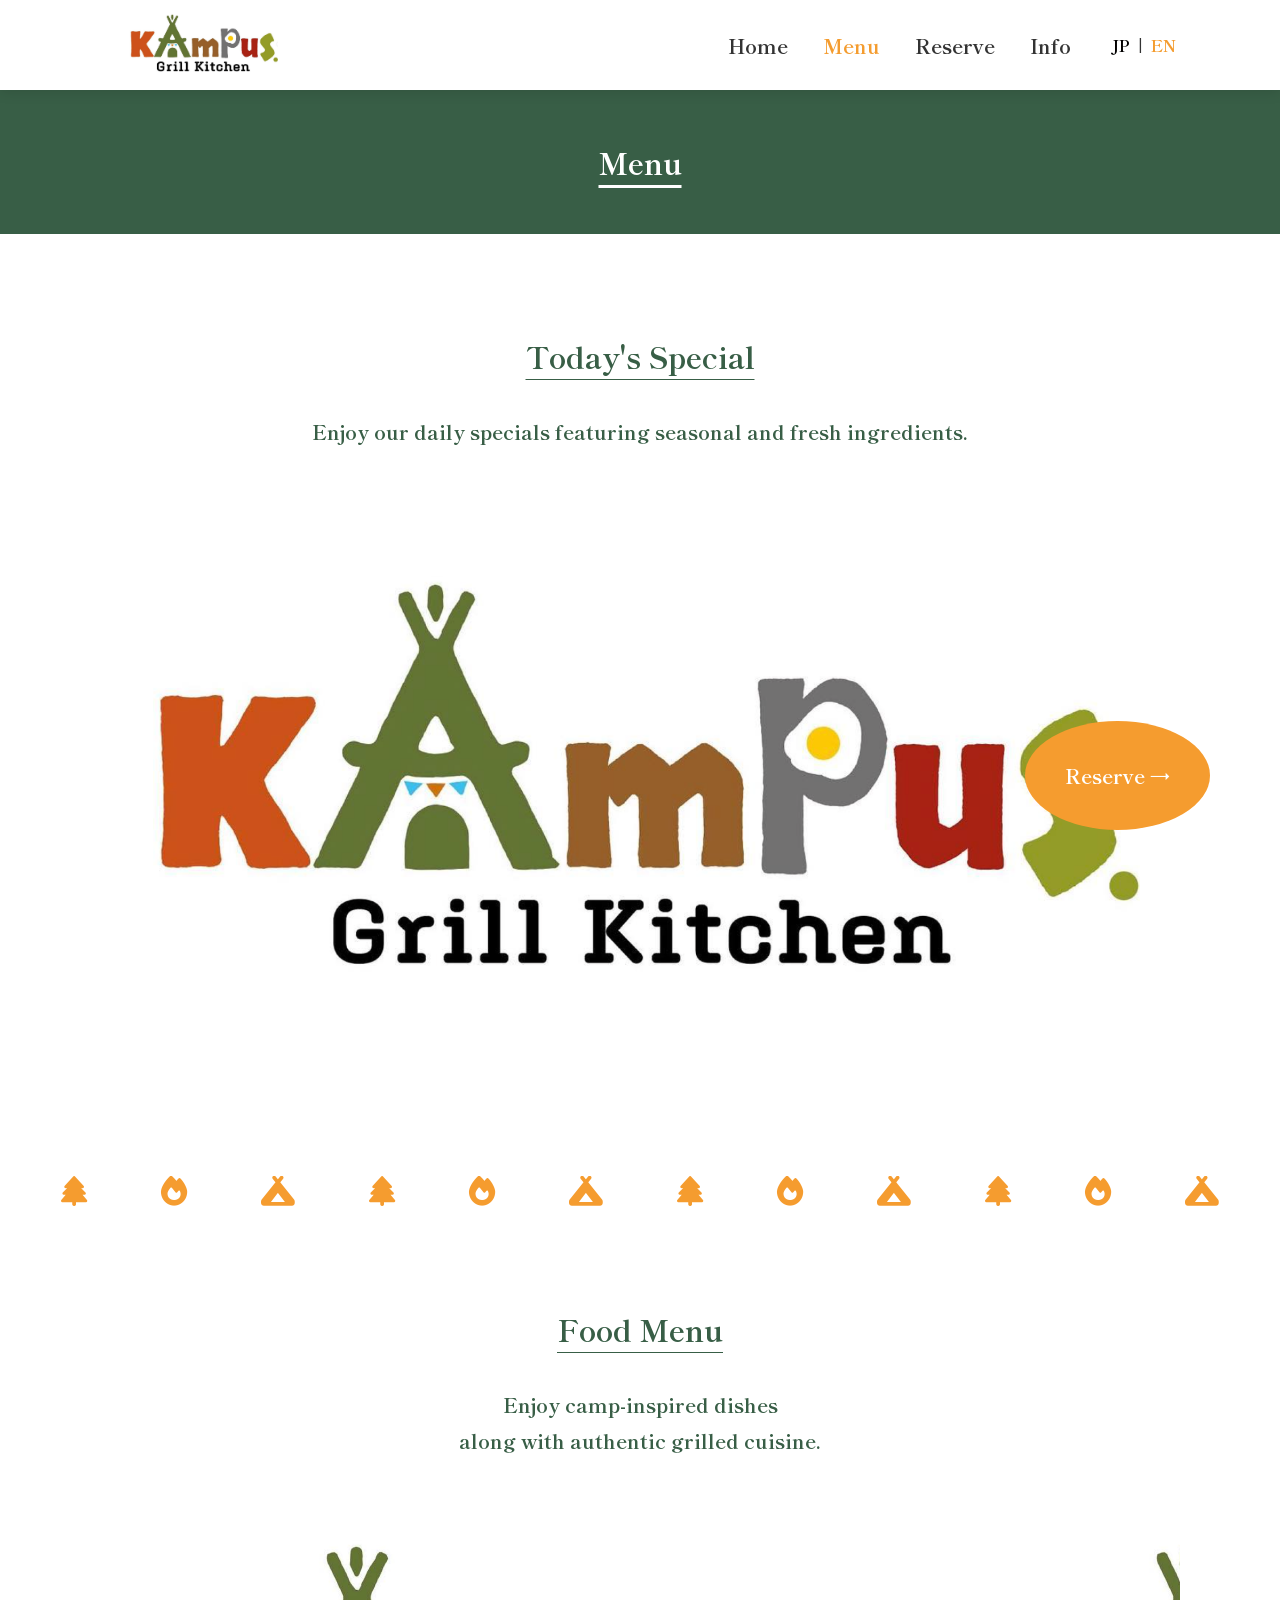
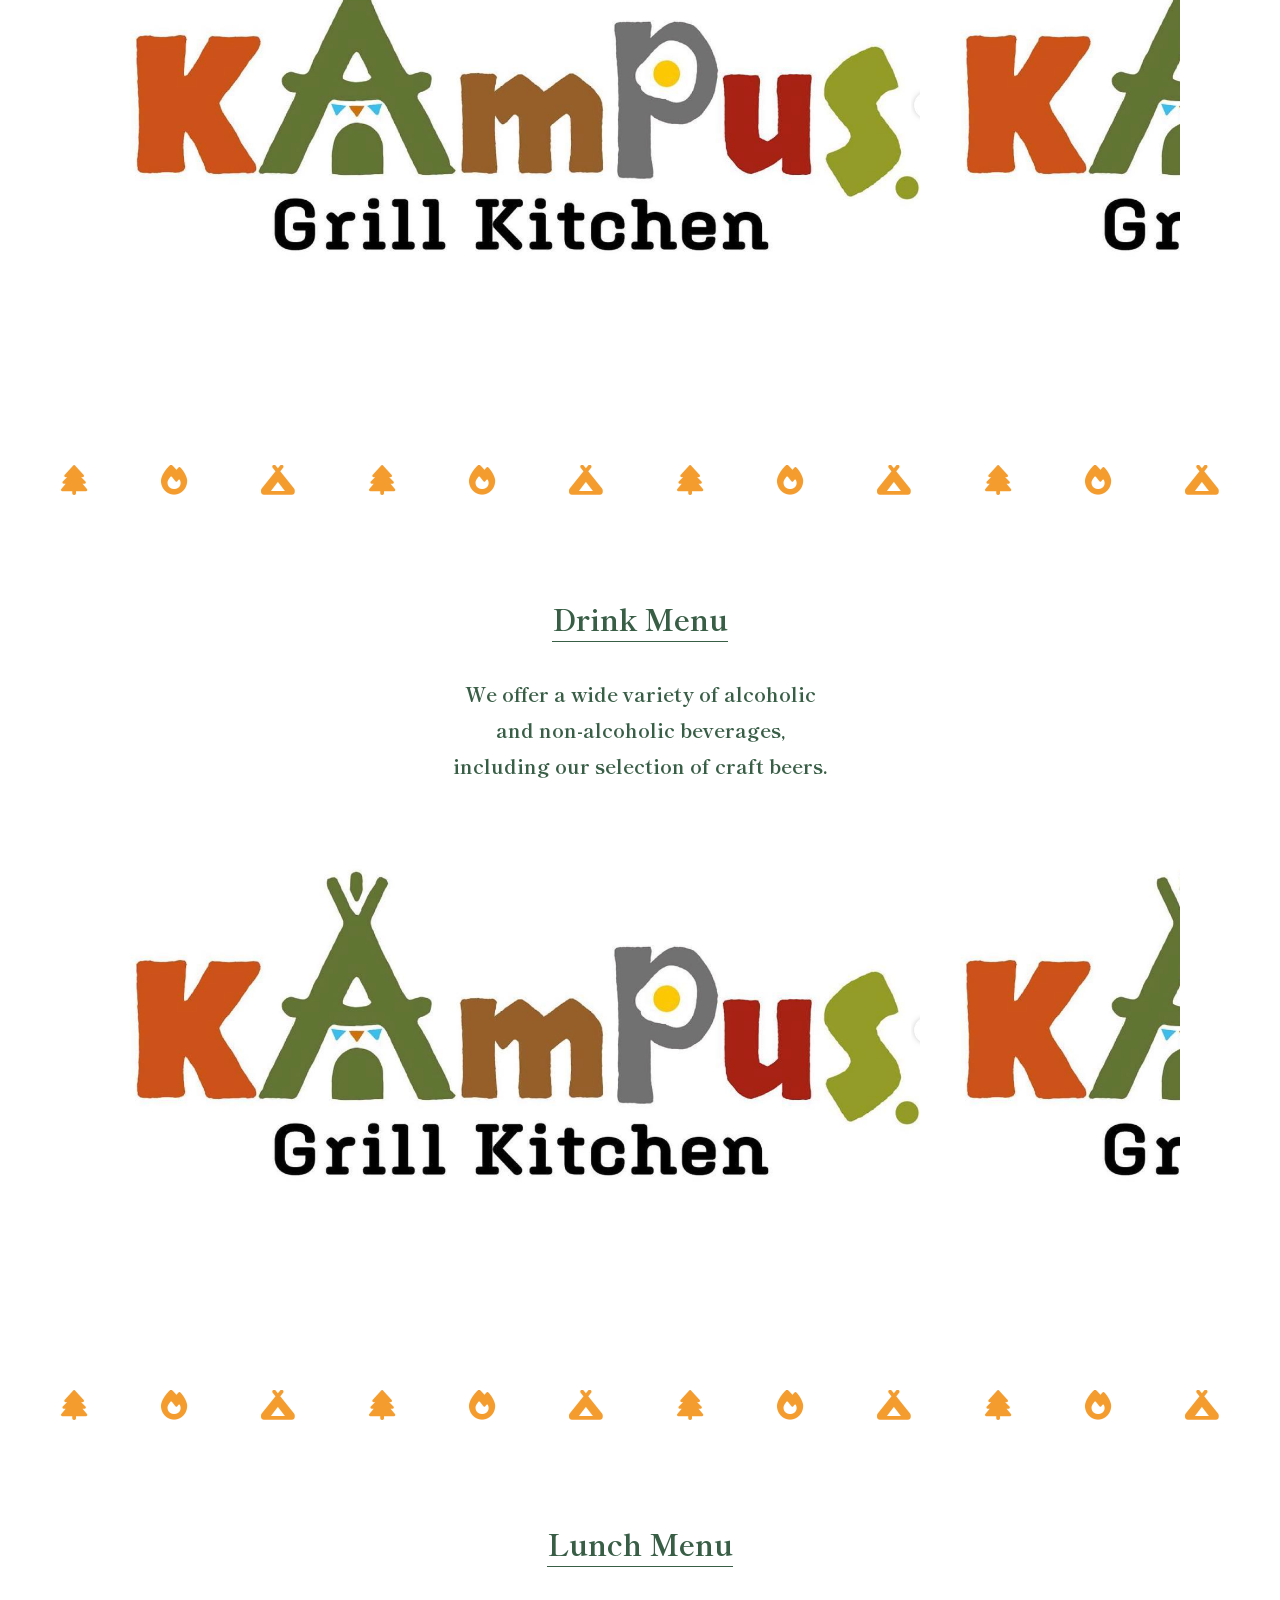
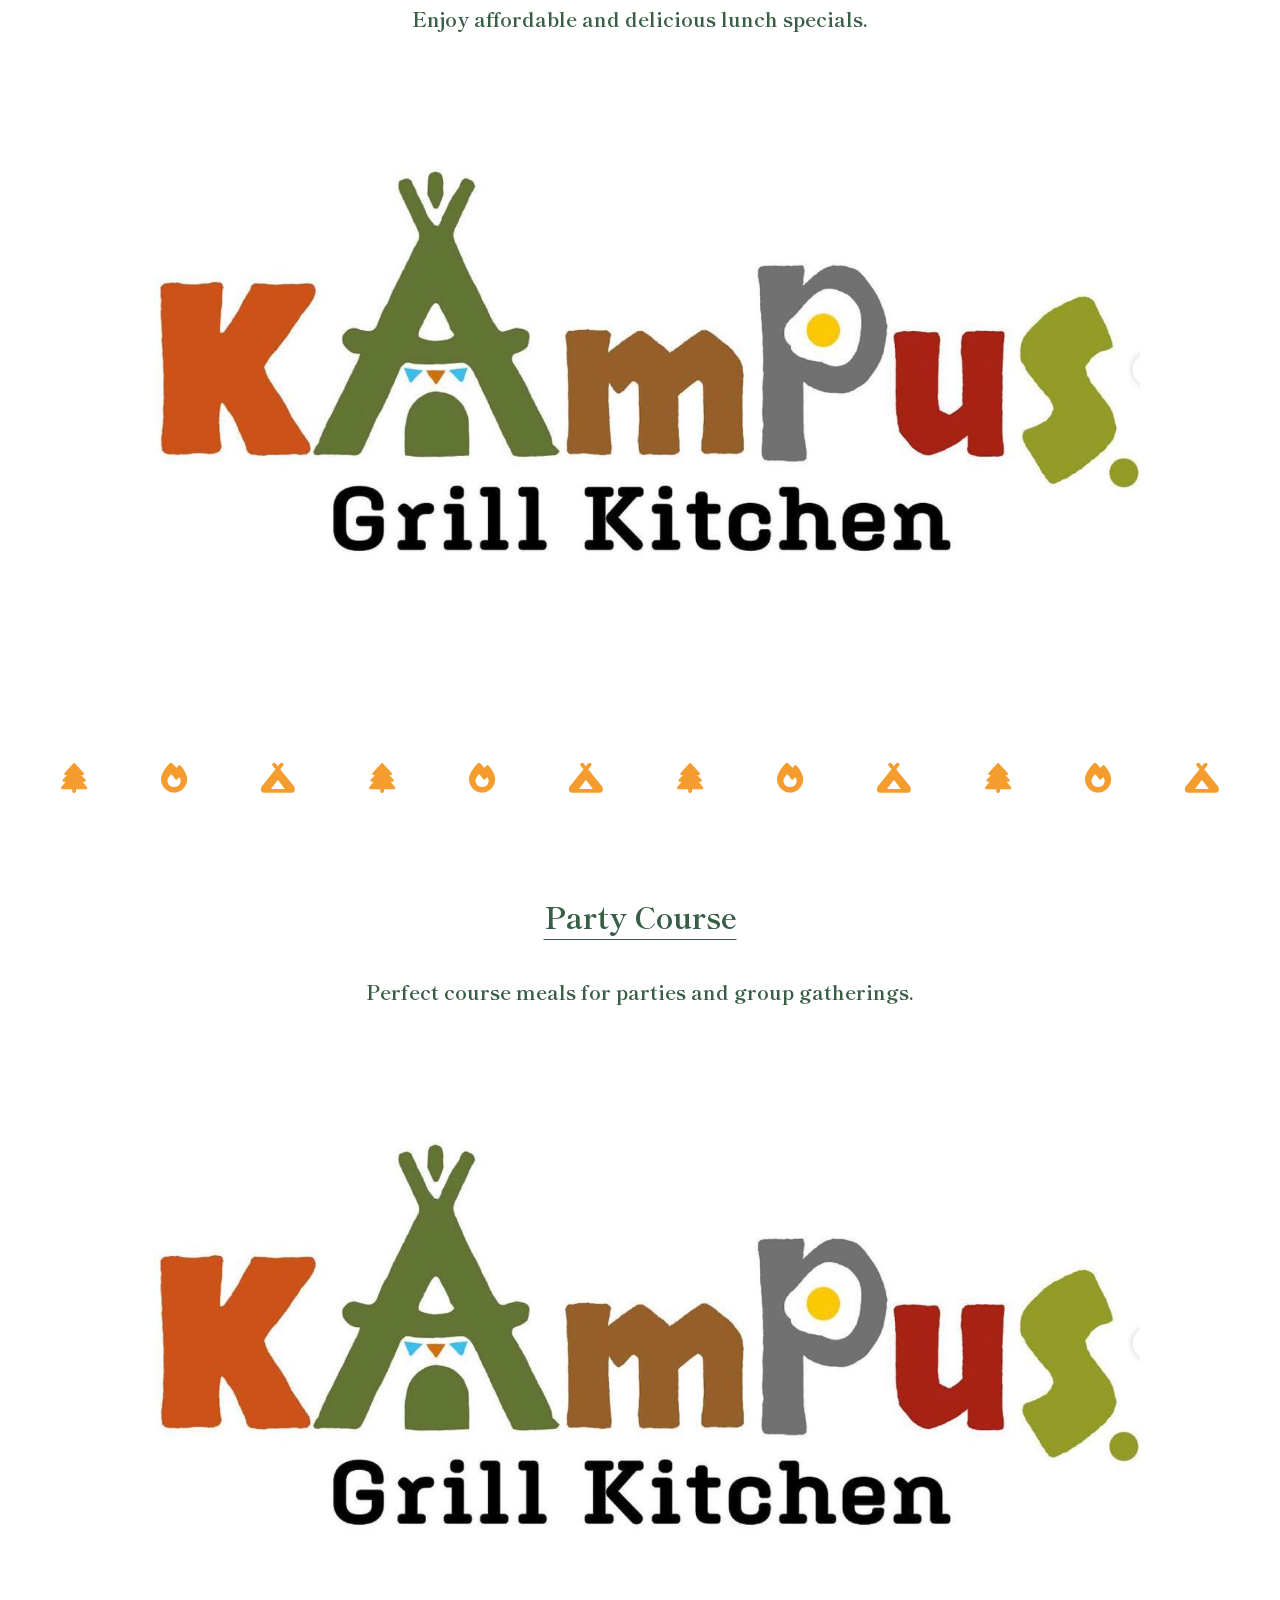
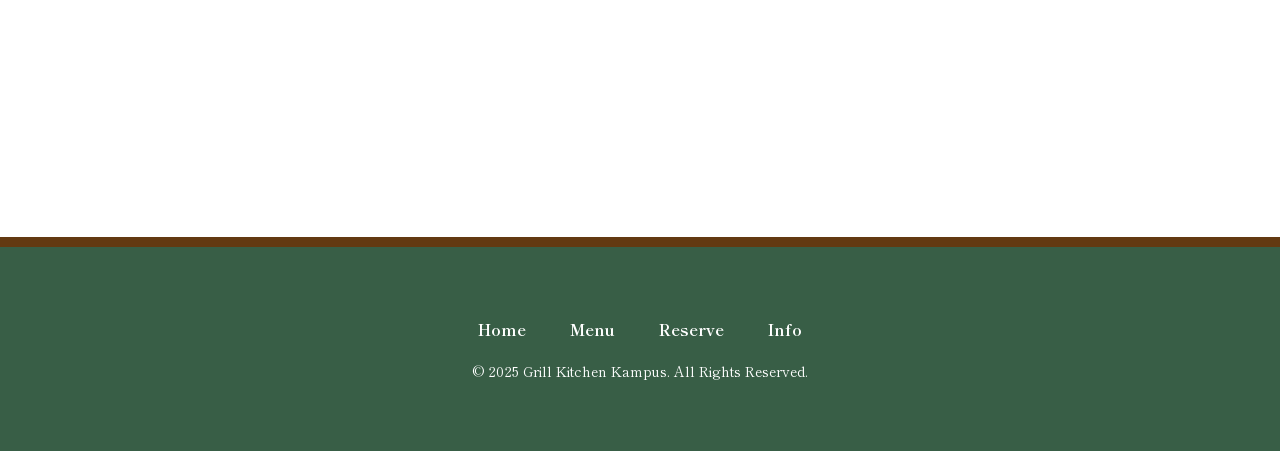
<file: en/en-menu.html>
<!DOCTYPE html>
<html lang="en">
<head>

    <meta charset="UTF-8">
    <meta name="viewport"
          content="width=device-width, initial-scale=1.0">
    <title>Grill Kitchen Kampus</title>
    <link rel="stylesheet" href="../css/css.css">
    <link href="https://fonts.googleapis.com/css2?family=Shippori+Mincho:wght@400;500;600;700;800&display=swap" rel="stylesheet">
    <link href="https://fonts.googleapis.com/css2?family=Noto+Sans+JP:wght@400;500;700&display=swap" rel="stylesheet">
    <link rel="stylesheet"href="https://cdnjs.cloudflare.com/ajax/libs/font-awesome/6.7.2/css/all.min.css">
    <link rel="stylesheet"href="https://cdn.jsdelivr.net/npm/swiper@11/swiper-bundle.min.css"/>
</head>

<body class="menu-page">
    <header>

    <div class="logo">
        <a href="en-index.html">
            <img src="../images/lg.png" alt="logo">
        </a>
    </div>

    <div class="header-right">
        <nav>
            <a href="en-index.html" >
                <span class="en">Home</span>
            </a>
            <a href="en-menu.html" class="active">
                <span class="en">Menu</span>
            </a>
            <a href="en-rese.html">
                <span class="en">Reserve</span>
            </a>
            <a href="en-info.html" >
                <span class="en">Info</span>
            </a>
        </nav>
    </div>
    <!-- 言語切替 -->
    <div class="language-switch">
        <a href="../menu.html">
            JP
        </a>
        <span>|</span>
        <a href="en-menu.html" class="active">
            EN
        </a>
    </div>
    <!-- ハンバーガー -->
    <button class="hamburger">
        ☰
    </button>

</header>

    <a href="en-rese.html" class="rese-btn">
        Reserve →
    </a>

    <section class="menu">
        <h1>Menu</h1>
    </section>

    <section class="dam">
        <h1>Today's Special</h1>
        <p><br>
            Enjoy our daily specials featuring
            seasonal and fresh ingredients.
        </p>

        <div class="dam-list">
            <img src="../images/lg.png" alt="Today's Special Menu">
        </div>

    </section>

    <div class="cp-border">
        <i class="fa-solid fa-tree"></i>
        <i class="fa-solid fa-fire"></i>
        <i class="fa-solid fa-campground"></i>
        <i class="fa-solid fa-tree"></i>
        <i class="fa-solid fa-fire"></i>
        <i class="fa-solid fa-campground"></i>
        <i class="fa-solid fa-tree"></i>
        <i class="fa-solid fa-fire"></i>
        <i class="fa-solid fa-campground"></i>
        <i class="fa-solid fa-tree"></i>
        <i class="fa-solid fa-fire"></i>
        <i class="fa-solid fa-campground"></i>
    </div>

    <section class="fm">
    <h1>Food Menu</h1>
    <p><br>
        Enjoy camp-inspired dishes<br>
        along with authentic grilled cuisine.
    </p>

    <div class="fm-slider">
        <div class="fm-item">
            <img src="../images/lg.png" alt="Food Menu">
        </div>
        <div class="fm-item">
            <img src="../images/lg.png" alt="Food Menu">
        </div>
        <div class="fm-item">
            <img src="../images/lg.png" alt="Food Menu">
        </div>
        <div class="fm-item">
            <img src="../images/lg.png" alt="Food Menu">
        </div>
        <div class="fm-item">
            <img src="../images/lg.png" alt="Food Menu">
        </div>
    </div>

</section>

<div class="cp-border">
    <i class="fa-solid fa-tree"></i>
    <i class="fa-solid fa-fire"></i>
    <i class="fa-solid fa-campground"></i>
    <i class="fa-solid fa-tree"></i>
    <i class="fa-solid fa-fire"></i>
    <i class="fa-solid fa-campground"></i>
    <i class="fa-solid fa-tree"></i>
    <i class="fa-solid fa-fire"></i>
    <i class="fa-solid fa-campground"></i>
    <i class="fa-solid fa-tree"></i>
    <i class="fa-solid fa-fire"></i>
    <i class="fa-solid fa-campground"></i>
</div>

<section class="dm">
    <h1>Drink Menu</h1>
    <p><br>
        We offer a wide variety of alcoholic<br>
        and non-alcoholic beverages,<br>
        including our selection of craft beers.
    </p>

    <div class="dm-slider">
        <div class="dm-item">
            <img src="../images/lg.png" alt="Drink Menu">
        </div>
        <div class="dm-item">
            <img src="../images/lg.png" alt="Drink Menu">
        </div>
        <div class="dm-item">
            <img src="../images/lg.png" alt="Drink Menu">
        </div>
        <div class="dm-item">
            <img src="../images/lg.png" alt="Drink Menu">
        </div>
        <div class="dm-item">
            <img src="../images/lg.png" alt="Drink Menu">
        </div>
    </div>

</section>

<div class="cp-border">
    <i class="fa-solid fa-tree"></i>
    <i class="fa-solid fa-fire"></i>
    <i class="fa-solid fa-campground"></i>
    <i class="fa-solid fa-tree"></i>
    <i class="fa-solid fa-fire"></i>
    <i class="fa-solid fa-campground"></i>
    <i class="fa-solid fa-tree"></i>
    <i class="fa-solid fa-fire"></i>
    <i class="fa-solid fa-campground"></i>
    <i class="fa-solid fa-tree"></i>
    <i class="fa-solid fa-fire"></i>
    <i class="fa-solid fa-campground"></i>
</div>
    <section class="lm">
        <h1>Lunch Menu</h1>
        <p><br>
            Enjoy affordable and delicious lunch specials.
        </p>

        <div class="lm-list">
            <img src="../images/lg.png" alt="Lunch Menu">
        </div>

    </section>

    <div class="cp-border">
        <i class="fa-solid fa-tree"></i>
        <i class="fa-solid fa-fire"></i>
        <i class="fa-solid fa-campground"></i>
        <i class="fa-solid fa-tree"></i>
        <i class="fa-solid fa-fire"></i>
        <i class="fa-solid fa-campground"></i>
        <i class="fa-solid fa-tree"></i>
        <i class="fa-solid fa-fire"></i>
        <i class="fa-solid fa-campground"></i>
        <i class="fa-solid fa-tree"></i>
        <i class="fa-solid fa-fire"></i>
        <i class="fa-solid fa-campground"></i>
    </div>

    <section class="cm">
        <h1>Party Course</h1>
        <p><br>
            Perfect course meals for parties and group gatherings.
        </p>

        <div class="cm-list">
            <img src="../images/lg.png" alt="Party Course Menu">
        </div>

    </section>

    <footer>
        <div class="footer-nav">
            <a href="en-index.html">Home</a>
            <a href="en-menu.html">Menu</a>
            <a href="en-rese.html">Reserve</a>
            <a href="en-info.html">Info</a>
        </div>

        <p>© 2025 Grill Kitchen Kampus. All Rights Reserved.</p>
    </footer>

    <div class="lightbox">
        <span class="close">×</span>
            <div class="swiper lightboxSwiper">
                <div class="swiper-wrapper">
                </div>
                <div class="swiper-button-next"></div>
                <div class="swiper-button-prev"></div>
            </div>

    </div>

    <script src="https://cdn.jsdelivr.net/npm/swiper@11/swiper-bundle.min.js"></script>
    <script src="../js/js.js"></script>
</body>
</html>
</file>
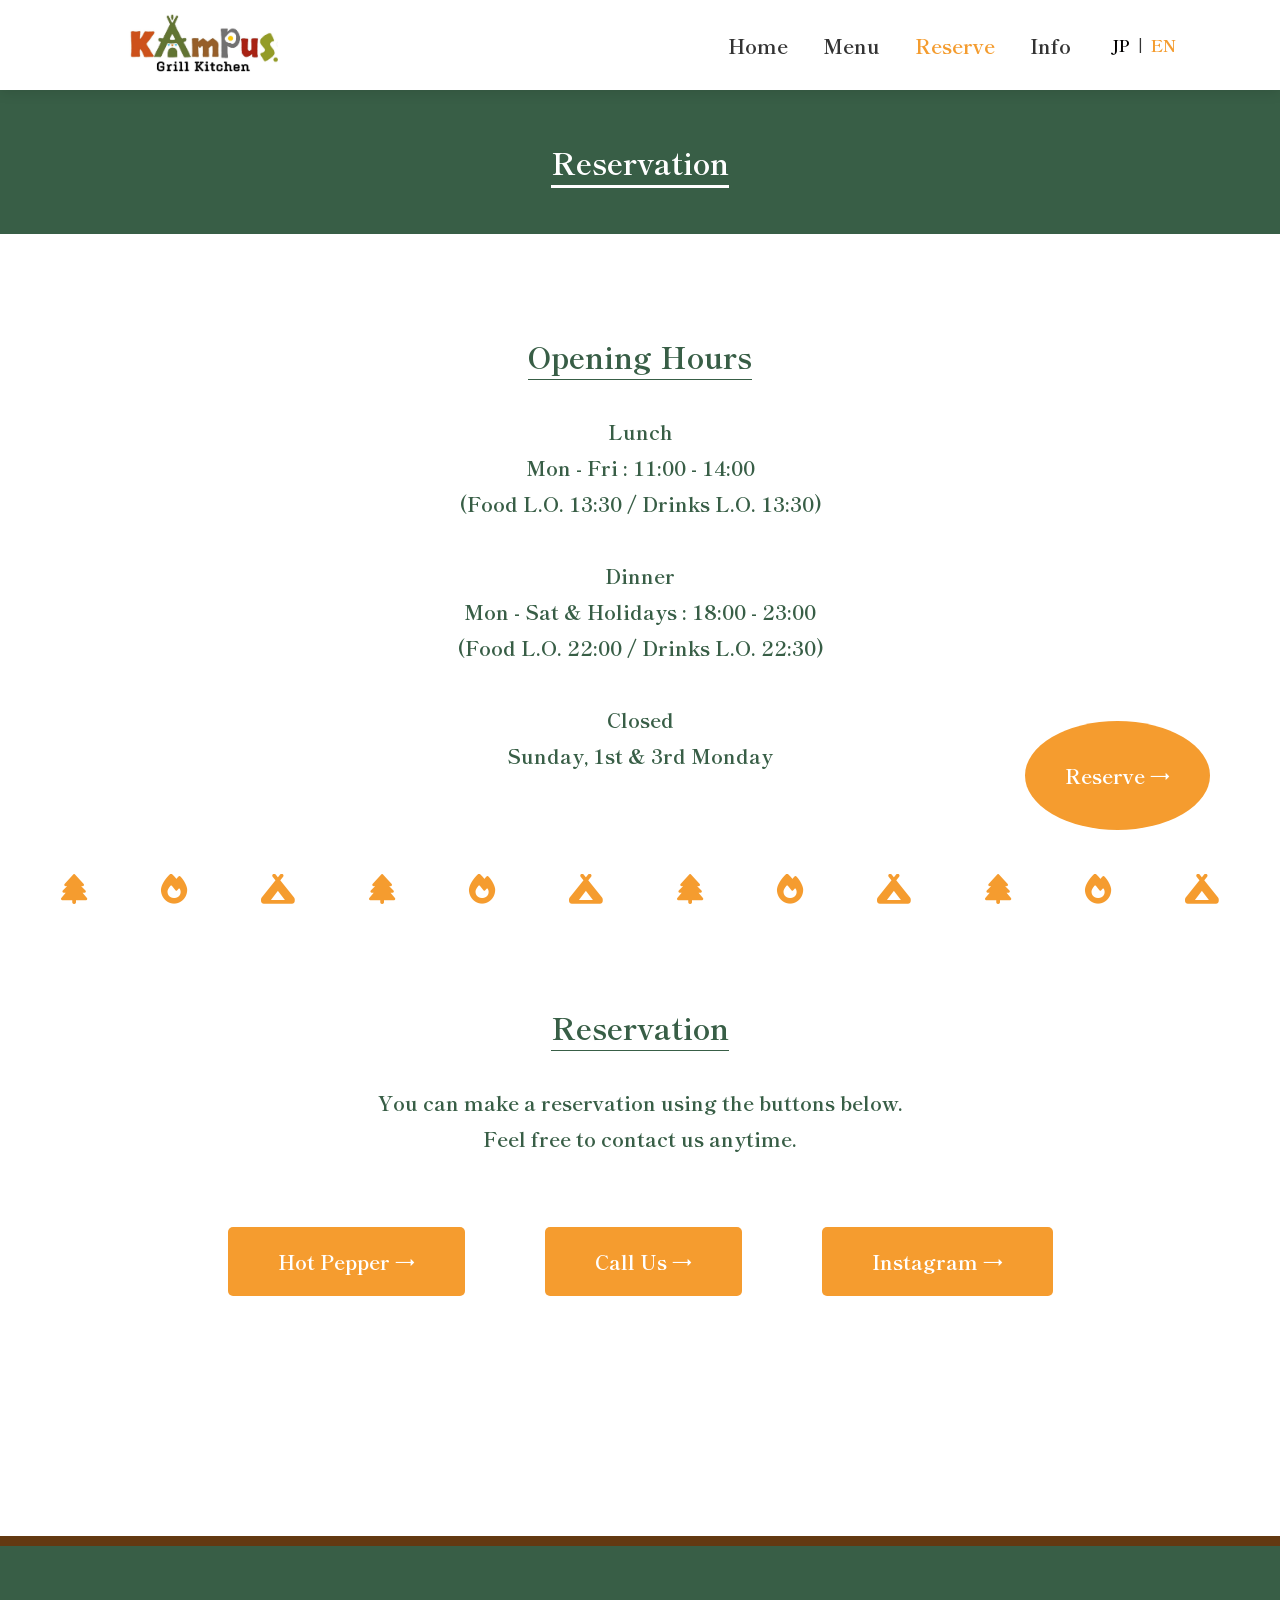
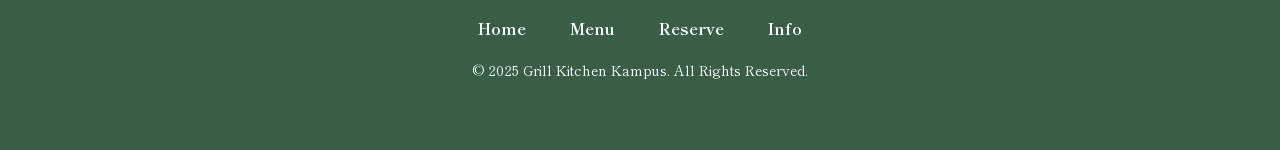
<file: en/en-rese.html>
<!DOCTYPE html>
<html lang="en">
<head>

    <meta charset="UTF-8">
    <meta name="viewport"
          content="width=device-width, initial-scale=1.0">
    <title>Grill Kitchen Kampus</title>
    <link rel="stylesheet" href="../css/css.css">
    <link href="https://fonts.googleapis.com/css2?family=Shippori+Mincho:wght@400;500;600;700;800&display=swap" rel="stylesheet">
    <link href="https://fonts.googleapis.com/css2?family=Noto+Sans+JP:wght@400;500;700&display=swap" rel="stylesheet">
    <link rel="stylesheet"href="https://cdnjs.cloudflare.com/ajax/libs/font-awesome/6.7.2/css/all.min.css">
    <link rel="stylesheet"href="https://cdn.jsdelivr.net/npm/swiper@11/swiper-bundle.min.css"/>
</head>

<body class="rese-page">
    <header>

    <div class="logo">
        <a href="en-index.html">
            <img src="../images/lg.png" alt="logo">
        </a>
    </div>

    <div class="header-right">
        <nav>
            <a href="en-index.html" >
                <span class="en">Home</span>
            </a>
            <a href="en-menu.html">
                <span class="en">Menu</span>
            </a>
            <a href="en-rese.html" class="active">
                <span class="en">Reserve</span>
            </a>
            <a href="en-info.html" >
                <span class="en">Info</span>
            </a>
        </nav>
    </div>
    <!-- 言語切替 -->
    <div class="language-switch">
        <a href="../rese.html">
            JP
        </a>
        <span>|</span>
        <a href="en-rese.html" class="active">
            EN
        </a>
    </div>
    <!-- ハンバーガー -->
    <button class="hamburger">
        ☰
    </button>

</header>


    <a href="en-rese.html" class="rese-btn">
        Reserve →
    </a>

    <section class="rese">
        <h1>Reservation</h1>
    </section>

    <section class="oh">
        <h1>Opening Hours</h1>

        <p><br>
            Lunch<br>
            Mon - Fri : 11:00 - 14:00<br>
            (Food L.O. 13:30 / Drinks L.O. 13:30)<br><br>

            Dinner<br>
            Mon - Sat & Holidays : 18:00 - 23:00<br>
            (Food L.O. 22:00 / Drinks L.O. 22:30)<br><br>

            Closed<br>
            Sunday, 1st & 3rd Monday
        </p>
    </section>

    <div class="cp-border">
        <i class="fa-solid fa-tree"></i>
        <i class="fa-solid fa-fire"></i>
        <i class="fa-solid fa-campground"></i>
        <i class="fa-solid fa-tree"></i>
        <i class="fa-solid fa-fire"></i>
        <i class="fa-solid fa-campground"></i>
        <i class="fa-solid fa-tree"></i>
        <i class="fa-solid fa-fire"></i>
        <i class="fa-solid fa-campground"></i>
        <i class="fa-solid fa-tree"></i>
        <i class="fa-solid fa-fire"></i>
        <i class="fa-solid fa-campground"></i>
    </div>

    <section class="resev">
        <h1>Reservation</h1>

        <p><br>
            You can make a reservation using the buttons below.<br>
            Feel free to contact us anytime.
        </p>

        <div class="resev-btn">

            <a class="hpp-btn"
                href="https://www.hotpepper.jp/strJ001226573/"
                target="_blank">
                Hot Pepper →
            </a>

            <a class="tel-btn"
                href="tel:07013241106">
                Call Us →
            </a>

            <a class="ins-btn"
                href="https://www.instagram.com/kampus.2019.k4/"
                target="_blank">
                Instagram →
            </a>

        </div>
    </section>

    <footer>
        <div class="footer-nav">
            <a href="en-index.html">Home</a>
            <a href="en-menu.html">Menu</a>
            <a href="en-rese.html">Reserve</a>
            <a href="en-info.html">Info</a>
        </div>

        <p>© 2025 Grill Kitchen Kampus. All Rights Reserved.</p>
    </footer>

    <div class="lightbox">
        <span class="close">×</span>
            <div class="swiper lightboxSwiper">
                <div class="swiper-wrapper">
                </div>
                <div class="swiper-button-next"></div>
                <div class="swiper-button-prev"></div>
            </div>

    </div>

    <script src="https://cdn.jsdelivr.net/npm/swiper@11/swiper-bundle.min.js"></script>
    <script src="../js/js.js"></script>

</body>
</html>
</file>
<file: css/css.css>
*{
    margin:0;
    padding:0;
    box-sizing:border-box;
}

body{
    font-family: "Shippori Mincho", serif;
    color:#333;
    padding-top:20px; 
    background-image: url("../images/bgg.png");
    background-size:100%;
}

header{
    position:fixed;
    top:0;
    left:0;
    width:100%;
    height:90px;
    display:flex;
    justify-content: space-between;
    align-items:center;
    padding: 0 10%;
    background-color: white;
    box-shadow:0 3px 12px rgba(0,0,0,0.1);
    z-index:1000;
    transition:.3s;
}
header.scroll{
    background:rgba(255,255,255,0.8);
    backdrop-filter:blur(5px);
    box-shadow:0 4px 20px rgba(0,0,0,.15);
}
.fade{
    opacity:0;
    transform:translateY(40px);
    transition:1.2s;
}
.fade.show{
    opacity:1;
    transform:translateY(0);
}
#topBtn{
    position:fixed;
    top:100px;
    left: 48%;
    width:55px;
    height:55px;
    background:rgb(245, 156, 47);
    color:white;
    border:none;
    border-radius:50%;
    font-size:24px;
    cursor:pointer;
    opacity:0;
    pointer-events:none;
    z-index:9999;
    transition:.3s;
}
#topBtn.show{
    opacity:1;
    pointer-events:auto;
}
#topBtn:hover{
    transform:translateY(-1px);
    box-shadow:10px 10px 20px rgba(0,0,0,0.25);
}
.img-overlay{
    position:fixed;
    inset:0;
    background:rgba(0,0,0,.8);
    display:flex;
    justify-content:center;
    align-items:center;
    z-index:99999;
}
.img-overlay img{
    max-width:90%;
    max-height:90%;
    border-radius:10px;
}
.lightbox{
    position:fixed;
    inset:0;
    background:rgba(0,0,0,.95);
    display:none;
    justify-content:center;
    align-items:center;
    z-index:9999;
}

.lightbox.active{
    display:flex;
}

.lightboxSwiper{
    width:90%;
    height:90%;
}
.lightboxSwiper img{
    width:100%;
    height:100%;
    object-fit:contain;
}
.lightbox .swiper-button-prev {
    left: 50px;
}
.lightbox .swiper-button-next {
    right: 50px;
}

.close{
    position:absolute;
    top:20px;
    right:30px;
    color:white;
    font-size:45px;
    cursor:pointer;
    z-index:10000;

}





/* ===== Logo ===== */

.logo img{
    width:150px;
    display:block;
}

.header-right{
    display:flex;
    align-items:center;
    margin-left: 450px;
}
.header-right.open{
    display:flex;
}
nav{
    display:flex;
    align-items:center;
    gap:35px;
}
nav a{

    text-decoration:none;
    color:#333;
    font-size:20px;
    font-weight:700;
    transition:.3s;

}

nav a:hover{

    color:#f49c2f;

}

nav a.active{

    color:#f49c2f;

}

.language-switch{
    display:flex;
    align-items:center;
    gap:8px;
    margin-left:40px;
}

.language-switch a{
    text-decoration:none;
    color:#020000;
    font-weight:700;
    transition:.3s;
}

.language-switch a:hover{
    color:#f49c2f;
}

.language-switch .active{
    color:#f49c2f;
}

/* ===== Hamburger ===== */

.hamburger{
    display:none;
    background:none;
    border:none;
    font-size:30px;
    cursor:pointer;
}



.rese-btn{
    display:inline-block;
    position:fixed;
    right:70px;
    bottom:70px;
    background:rgb(245, 156, 47);
    color:white;
    padding:40px 40px;
    border-radius:50%;
    text-decoration:none;
    font-size:20px;
    font-weight:700;
    z-index: 2000;
    transition:0.3s;
}

.rese-btn:hover{
    transform:translateY(-1px);
    box-shadow:10px 10px 20px rgba(0,0,0,0.25);

}

.cp-border{
    text-align:center;
    
}
.cp-border i{
    font-size:30px;
    color:rgb(245,156,47);
    margin:0px 35px;
}

.hero{
    width:100%;
    height:100vh;
    position:relative;
    overflow:hidden;
}
.hero img{
    width:100%;
    height:100%;
    object-fit:cover;
    object-position:center;
}
.hero-text{
    position:absolute;
    top:50%;
    left:53%;
    transform:translate(-50%,-50%);
    font-size: 70px;
    font-weight: 700;
    color:white;
    text-align:left;
    font-family: "Shippori Mincho", serif;
}
.hero-text .line1{
    opacity:0;
    display:inline-block;
    animation:fadeUp 2.0s ease forwards;
}
.hero-text .line2{
    opacity: 0;
    display:inline-block;
    animation:fadeUp 2.0s ease forwards;
    animation-delay:1.0s;
}
@keyframes fadeUp{
    from{
        opacity:0;
        transform:translateY(30px);
    }
    to{
        opacity:1;
        transform:translateY(0);
    }
}
.home{
    margin-left: 200px;
    margin-right: 200px;
    margin-top: 100px;
    padding:70px;
    background:rgb(56, 94, 70);
    box-shadow: 10px 10px 20px rgba(0,0,0,1);
    border: 10px solid rgb(99, 57, 17);
}
.home h1{
    font-size: 30px;
    font-weight: 700;
    color:rgb(245, 245, 240);
    text-align: center;
}
.home p{
    font-size: 20px;
    font-weight: 700;
    color:rgb(245, 245, 240);
    line-height: 1.8;
    text-align: center;
}
.pm{
    margin-top: 100px;
    padding: 100px;
    background:rgb(56, 94, 70);
    border-top: 10px solid rgb(99, 57, 17);
}
.pm h1 {
    font-size: 30px;
    color: rgb(245, 245, 240);
    text-decoration: underline;
    text-underline-offset: 10px;
    text-decoration-thickness: 1px;
    text-align: center;
}
.pm p {
    font-size: 20px;
    font-weight: 700;
    color: rgb(245, 245, 240);
    line-height: 1.8;
    text-align: center;
}
.pm-list {
    display: flex;
    justify-content: center;
    gap:70px;
}
.pm-item {
    text-align: center;
    margin-top: 50px;
}
.pm-item img {
    width:300px;
    height:auto;
    border-radius: 5px;
}
.pm-item p {
    font-size: 20px;
    margin-top: 10px;
    color: rgb(245, 245, 240);
    font-weight: 700;
    line-height: 1.8;
}
.menu-btn{
    display:inline-block;
    margin-top:50px;
    padding:20px 50px;
    background:rgb(245, 156, 47);
    color:white;
    font-size:20px;
    font-weight:700;
    text-decoration:none;
    border-radius:5px;
    transition:0.3s;
    margin-bottom: 100px;
}
.menu-btn:hover{
    transform:translateY(-1px);
    box-shadow:10px 10px 20px rgba(0,0,0,0.25);
}
.btn-area{
    text-align: center;
}
.ap{
    padding: 0px;
    background:rgb(56, 94, 70);
    border-bottom: 10px solid rgb(99, 57, 17);
}
.ap h1 {
    font-size: 30px;
    color: rgb(245, 245, 240);
    text-decoration: underline;
    text-underline-offset: 10px;
    text-decoration-thickness: 1px;
    text-align: center;
}
.ap p {
    font-size: 20px;
    font-weight: 700;
    color: rgb(245, 245, 240);
    line-height: 1.8;
    text-align: center;
}
.ap-list {
    display: flex;
    justify-content: center;
    gap:70px;
}
.ap-list img{
    margin-top: 50px;
    width:400px;
    height:auto;
    border-radius: 5px;
    gap:50px;
    margin-bottom: 100px;
}







body.menu-page{
    background: white;
}
.menu{
    margin-top: 70px;
    padding: 50px;
    background:rgb(56, 94, 70);
}
.menu h1{
    font-size: 30px;
    font-weight: 700;
    color:rgb(255, 255, 255);
    text-decoration: underline;
    text-underline-offset: 10px;
    text-decoration-thickness: 3px;
    text-align: center;
}
.dam{
    padding: 100px;
    background:rgb(255, 255, 255);
}
.dam h1 {
    font-size: 30px;
    font-weight: 700;
    color: rgb(56, 94, 70);
    text-decoration: underline;
    text-underline-offset: 10px;
    text-decoration-thickness: 1px;
    text-align: center;
}
.dam p {
    font-size: 20px;
    font-weight: 700;
    color: rgb(56, 94, 70);
    line-height: 1.8;
    text-align: center;
}
.dam-list {
    display: flex;
    justify-content: center;
    gap:70px;
}
.dam-list img{
    margin-top: 50px;
    width:1000px;
    height:auto;
    border-radius: 5px;
}
.fm{
    padding: 100px;
    background:rgb(255, 255, 255);
}
.fm h1 {
    font-size: 30px;
    font-weight: 700;
    color: rgb(56, 94, 70);
    text-decoration: underline;
    text-underline-offset: 10px;
    text-decoration-thickness: 1px;
    text-align: center;
}
.fm p {
    font-size: 20px;
    font-weight: 700;
    color: rgb(56, 94, 70);
    line-height: 1.8;
    text-align: center;
}
.fm-slider{
    display:flex;
    gap:30px;
    overflow-x:auto;
    overflow-y:hidden; 
    scroll-behavior:smooth;
    padding:20px;
}
.fm-item{
    width:800px;
    flex-shrink:0;
}
.fm-item img{
    width:100%;
    border-radius:10px;
}
.dm{
    padding: 100px;
    background:rgb(255, 255, 255);
}
.dm h1 {
    font-size: 30px;
    font-weight: 700;
    color: rgb(56, 94, 70);
    text-decoration: underline;
    text-underline-offset: 10px;
    text-decoration-thickness: 1px;
    text-align: center;
}
.dm p {
    font-size: 20px;
    font-weight: 700;
    color: rgb(56, 94, 70);
    line-height: 1.8;
    text-align: center;
}
.dm-slider{
    display:flex;
    gap:30px;
    overflow-x:auto;
    overflow-y:hidden; 
    scroll-behavior:smooth;
    padding:20px;
}
.dm-item{
    width:800px;
    flex-shrink:0;
}
.dm-item img{
    width:100%;
    border-radius:10px;
}
.lm{
    padding: 100px;
    background:rgb(255, 255, 255);
}
.lm h1 {
    font-size: 30px;
    font-weight: 700;
    color: rgb(56, 94, 70);
    text-decoration: underline;
    text-underline-offset: 10px;
    text-decoration-thickness: 1px;
    text-align: center;
}
.lm p {
    font-size: 20px;
    font-weight: 700;
    color: rgb(56, 94, 70);
    line-height: 1.8;
    text-align: center;
}
.lm-list {
    display: flex;
    justify-content: center;
    gap:70px;
}
.lm-list img{
    margin-top: 50px;
    width:1000px;
    height:auto;
    border-radius: 5px;
    gap:50px;
}
.cm{
    padding: 100px;
    background:rgb(255, 255, 255);
}
.cm h1 {
    font-size: 30px;
    font-weight: 700;
    color: rgb(56, 94, 70);
    text-decoration: underline;
    text-underline-offset: 10px;
    text-decoration-thickness: 1px;
    text-align: center;
}
.cm p {
    font-size: 20px;
    font-weight: 700;
    color: rgb(56, 94, 70);
    line-height: 1.8;
    text-align: center;
}
.cm-list {
    display: flex;
    justify-content: center;
    gap:70px;
}
.cm-list img{
    margin-top: 50px;
    width:1000px;
    height:auto;
    border-radius: 5px;
    gap:50px;
}










body.rese-page{
    background: white;
}
.rese{
    margin-top: 70px;
    padding: 50px;
    background:rgb(56, 94, 70);
}
.rese h1{
    font-size: 30px;
    font-weight: 700;
    color:rgb(255, 255, 255);
    text-decoration: underline;
    text-underline-offset: 10px;
    text-decoration-thickness: 3px;
    text-align: center;
}
.oh{
    padding:100px;
    background: white;
}
.oh h1 {
    font-size: 30px;
    font-weight: 700;
    color: rgb(56, 94, 70);
    text-decoration: underline;
    text-underline-offset: 10px;
    text-decoration-thickness: 1px;
    text-align: center;
}
.oh p {
    font-size: 20px;
    font-weight: 700;
    color: rgb(56, 94, 70);
    line-height: 1.8;
    text-align: center;
}
.resev{
    padding: 100px;
    background:rgb(255,255,255);
}
.resev h1 {
    font-size: 30px;
    font-weight: 700;
    color: rgb(56, 94, 70);
    text-decoration: underline;
    text-underline-offset: 10px;
    text-decoration-thickness: 1px;
    text-align: center;
}
.resev p {
    font-size: 20px;
    font-weight: 700;
    color: rgb(56, 94, 70);
    line-height: 1.8;
    text-align: center;
}
.resev-btn {
    display:flex;
    justify-content: center;
    gap: 80px;
    margin-top:30px;
    padding:40px;
    color:white;
    text-decoration:none;
    border-radius:5px;
    transition:0.3s;
}
.hpp-btn {
    background-color:rgb(245, 156, 47);
    color: white;
    font-size: 20px;
    font-weight: 700;
    padding: 20px 50px;
    border-radius: 5px;
    text-decoration: none;
}
.hpp-btn:hover{
    transform:translateY(-1px);
    box-shadow:10px 10px 20px rgba(0,0,0,0.25);
}
.tel-btn {
    background-color:rgb(245, 156, 47);
    color: white;
    font-size: 20px;
    font-weight: 700;
    padding: 20px 50px;
    border-radius: 5px;
    text-decoration: none;
}
.tel-btn:hover{
    transform:translateY(-1px);
    box-shadow:10px 10px 20px rgba(0,0,0,0.25);
}
.ins-btn {
    background-color:rgb(245, 156, 47);
    color: white;
    font-size: 20px;
    font-weight: 700;
    padding: 20px 50px;
    border-radius: 5px;
    text-decoration: none;
}
.ins-btn:hover{
    transform:translateY(-1px);
    box-shadow:10px 10px 20px rgba(0,0,0,0.25);
}










body.info-page{
    background: white;
}
.info{
    margin-top: 70px;
    padding: 50px;
    background:rgb(56, 94, 70);
}
.info h1{
    font-size: 30px;
    font-weight: 700;
    color:rgb(255, 255, 255);
    text-decoration: underline;
    text-underline-offset: 10px;
    text-decoration-thickness: 3px;
    text-align: center;
}
.sns{
    padding: 100px;
    background:rgb(255,255,255);
}
.sns h1 {
    font-size: 30px;
    font-weight: 700;
    color: rgb(56, 94, 70);
    text-decoration: underline;
    text-underline-offset: 10px;
    text-decoration-thickness: 1px;
    text-align: center;
}
.sns p {
    font-size: 20px;
    font-weight: 700;
    color: rgb(56, 94, 70);
    line-height: 1.8;
    text-align: center;
}
.sns-btn {
    display:flex;
    justify-content: center;
    gap: 80px;
    margin-top:30px;
    color:white;
    text-decoration:none;
    border-radius:5px;
    transition:0.3s;
}
.inst-btn {
    background-color:rgb(245, 156, 47);
    color: white;
    font-size: 20px;
    font-weight: 700;
    padding: 20px 50px;
    border-radius: 5px;
    text-decoration: none;
}
.inst-btn:hover{
    transform:translateY(-1px);
    box-shadow:10px 10px 20px rgba(0,0,0,0.25);
}
.tt-btn {
    background-color:rgb(245, 156, 47);
    color: white;
    font-size: 20px;
    font-weight: 700;
    padding: 20px 50px;
    border-radius: 5px;
    text-decoration: none;
}
.tt-btn:hover{
    transform:translateY(-1px);
    box-shadow:10px 10px 20px rgba(0,0,0,0.25);
}
.ac{
    padding:100px;
    background: white;
    text-align: center;
}
.ac h1 {
    font-size: 30px;
    font-weight: 700;
    color: rgb(56, 94, 70);
    text-decoration: underline;
    text-underline-offset: 10px;
    text-decoration-thickness: 1px;
    text-align: center;
}
.ac p {
    font-size: 20px;
    font-weight: 700;
    color: rgb(56, 94, 70);
    line-height: 1.8;
    text-align: center;
}
.ac iframe{
    margin-top: 40px;
}
.si{
    padding:100px;
    background: white;
    text-align: center;
}
.si h1 {
    font-size: 30px;
    font-weight: 700;
    color: rgb(56, 94, 70);
    text-decoration: underline;
    text-underline-offset: 10px;
    text-decoration-thickness: 1px;
    text-align: center;
}
.si p {
    font-size: 20px;
    font-weight: 700;
    color: rgb(56, 94, 70);
    line-height: 1.8;
    text-align: center;
}
.si-btn {
    display:flex;
    justify-content: center;
    gap: 80px;
    margin-top:30px;
    color:white;
    text-decoration:none;
    border-radius:5px;
    transition:0.3s;
}
.si-btn .inst-btn {
    background-color:rgb(245, 156, 47);
    color: white;
    font-size: 20px;
    font-weight: 700;
    padding: 20px 50px;
    border-radius: 5px;
    text-decoration: none;
}
.si iframe{
    margin-top: 40px;
}
.rc{
    padding:100px;
    background: white;
    text-align: center;
}
.rc h1 {
    font-size: 30px;
    font-weight: 700;
    color: rgb(56, 94, 70);
    text-decoration: underline;
    text-underline-offset: 10px;
    text-decoration-thickness: 1px;
    text-align: center;
}
.rc p {
    font-size: 20px;
    font-weight: 700;
    color: rgb(56, 94, 70);
    line-height: 1.8;
    text-align: center;
}
.rc-item {
    text-align: center;
    margin-top: 30px;
}
.rc-item img {
    width:700px;
    height:auto;
    border-radius: 5px;
    margin-bottom: 70px;
}








footer{
    margin-top: 100px;
    background: rgb(56,94,70);
    padding:70px;
    text-align:center;
    border-top: 10px solid rgb(99, 57, 17);
}
.footer-nav{
    margin-bottom:20px;
}
.footer-nav a{
    color:white;
    text-decoration:none;
    font-weight:700;
    margin:0 20px;
    transition:.3s;
}
.footer-nav a:hover{
    color:rgb(245,156,47);
}
footer p{
    color:white;
    font-size:14px;
}











@media screen and (max-width:768px){

body{
    padding-top:50px;
    overflow-x:hidden;
}

header{
    height:70px;
    padding:25px;
}

#topBtn{
    position:fixed;
    top:75px;
    left:45%;
    width:45px;
    height:45px;
    background:rgb(245, 156, 47);
    color:white;
    border:none;
    border-radius:50%;
    font-size:24px;
    cursor:pointer;
    opacity:0;
    pointer-events:none;
    z-index:9999;
    transition:.3s;
}

.lightbox .swiper-button-prev {
    left: 1px;
}
.lightbox .swiper-button-next {
    right: 1px;
}


.logo img{
    width:120px;
}

.hamburger{
    display:block;
}

.header-right{
    position:fixed;
    top:70px;
    margin-left: 0px;
    margin-right: 0px;
    right:-100%;
    width:100%;
    height: 40vh;
    background:#fff;
    display:flex;
    flex-direction:column;
    justify-content:flex-start;
    align-items:center;
    padding:30px 0;
    transition:.3s;
}

.header-right.active{
    right:0;
}

nav{
    width:100%;
    display:flex;
    flex-direction:column;
    gap:30px;
    align-items:center;
}

.language-switch{
    position:absolute;
    right:70px;
    top:51.5%;
    transform:translateY(-50%);
    margin:0;
    font-size:14px;
    display:flex;
    gap:8px;
}
.rese-btn{
    width:90px;
    height:90px;
    padding:0;
    right:25px;
    bottom:25px;
    display:flex;
    justify-content:center;
    align-items:center;
    font-size:14px;
}
.cp-border i{
    font-size:20px;
    color:rgb(245,156,47);
    margin:1px;
}

/* ===== Hero ===== */

.hero{
    height:40vh;
}

.hero-text{
    width:90%;
    left:55%;
    text-align:center;
    font-size:35px;
}

/* ===== 共通セクション ===== */

.home {
    margin-top: 50px;
    margin-left: 0px;
    margin-right: 0px;
    padding:30px;
}
.home p{
    font-size:14px;
}
.pm{
    margin-top: 50px;
    margin-left: 0px;
    margin-right: 0px;
    padding: 30px;
}
.pm p{
    font-size:14px;
}
.pm-list{
    margin-top: 20px;
    display:flex;
    flex-direction:column;
    align-items:center;
    gap:1px;
}
.menu-btn{
    width:100%;
    max-width:300px;
    text-align:center;
    padding:18px;
}
.ap-list img{
    max-width: 350px;
    height:auto;
    border-radius: 5px;
    gap:1px;
}
.pm-item{
    margin-top: 10px;
}
.ap{
    margin-top: 0px;
    margin-left: 0px;
    margin-right: 0px;
    padding:30px;
}
.ap p{
    font-size:14px;
}
.ap-list{
    margin-top: 20px;
    display:flex;
    flex-direction:column;
    align-items:center;
    gap:20px;
    margin-bottom: 50px;
}
.ap-list img{
    width: 100%;
    max-width: 350px;
    height:auto;
    margin-top: 0px;
    margin-bottom: 0px;
    border-radius: 5px;
    gap:1px;
}
.menu{
    margin-top: 0px;
    margin-left: 0px;
    margin-right: 0px;
    padding:45px;
}
.dam{
    margin-top: 0px;
    margin-left: 0px;
    margin-right: 0px;
    padding:30px;
}
.dam p{
    font-size:15px;
}
.dam-list{
    display:flex;
    flex-direction:column;
    align-items:center;
    margin-bottom: 30px ;
}
.dam-list img{
    width:100%;
    max-width:350px;
    height:auto;
}
.fm{
    margin-top: 0px;
    margin-left: 0px;
    margin-right: 0px;
    padding:30px;
}
.fm p{
    font-size: 15px;
}
.fm-slider{
    margin-top: 20px;
    display:flex;
    overflow-x:auto;
    overflow-y:hidden; 
    gap:15px;
    padding:10px;
    margin-bottom: 30px;
}
.fm-item,
.dm-item{
    width:90%;
    flex-shrink:0;
}
.fm-item img,
.dm-item img{
    width:100%;
}
.dm{
    margin-top: 0px;
    margin-left: 0px;
    margin-right: 0px;
    padding:30px;
}
.dm p{
    font-size: 15px;
}
.dm-slider{
    margin-top: 20px;
    display:flex;
    overflow-x:auto;
    overflow-y:hidden; 
    gap:15px;
    padding:10px;
    margin-bottom: 30px;
}
.lm{
    margin-top: 0px;
    margin-left: 0px;
    margin-right: 0px;
    padding:30px;
}
.lm p{
    font-size:15px;
}
.lm-list{
    display:flex;
    flex-direction:column;
    align-items:center;
    margin-bottom: 30px ;
}
.lm-list img{
    width:100%;
    max-width:350px;
    height:auto;
}
.cm{
    margin-top: 0px;
    margin-left: 0px;
    margin-right: 0px;
    padding:30px;
}
.cm p{
    font-size:15px;
}
.cm-list{
    display:flex;
    flex-direction:column;
    align-items:center;
    margin-bottom: 30px ;
}
.cm-list img{
    width:100%;
    max-width:350px;
    height:auto;
}

.rese{
    margin-top: 0px;
    margin-left: 0px;
    margin-right: 0px;
    padding:45px;
}
.oh{
    margin-top: 0px;
    margin-left: 0px;
    margin-right: 0px;
    padding:30px;
}
.oh p{
    font-size:15px;
    margin-bottom: 30px;
}
.resev{
    margin-top: 0px;
    margin-left: 0px;
    margin-right: 0px;
    padding:30px;
}
.resev p{
    font-size:15px;
}
.resev-btn{
    display:flex;
    flex-direction:column;
    align-items:center;
    gap:20px;
    padding:0;
}
.hpp-btn{
    width:100%;
    max-width:300px;
    text-align:center;
    padding:18px;
}
.tel-btn{
    width:100%;
    max-width:300px;
    text-align:center;
    padding:18px;
}
.ins-btn{
    width:100%;
    max-width:300px;
    text-align:center;
    padding:18px;
}

.info{
    margin-top: 0px;
    margin-left: 0px;
    margin-right: 0px;
    padding:45px;
}
.sns{
    margin-top: 0px;
    margin-left: 0px;
    margin-right: 0px;
    padding:30px;
}
.sns p{
    font-size:15px;
}
.sns-btn{
    display:flex;
    flex-direction:column;
    align-items:center;
    gap:20px;
    padding:0;
    margin-bottom: 30px;
}
.inst-btn{
    width:100%;
    max-width:300px;
    text-align:center;
    padding:18px;
}
.tt-btn{
    width:100%;
    max-width:300px;
    text-align:center;
    padding:18px;
}
.ac{
    margin-top: 0px;
    margin-left: 0px;
    margin-right: 0px;
    padding:30px;
}
.ac p{
    font-size:15px;
}
.ac iframe{
    width:100%;
    height:300px;
    margin-bottom: 30px;
}
.si{
    margin-top: 0px;
    margin-left: 0px;
    margin-right: 0px;
    padding:30px;
}
.si p{
    font-size:15px;
}
.si iframe{
    width:100%;
    height:300px;
    margin-bottom: 30px;
}
.rc{
    margin-top: 0px;
    margin-left: 0px;
    margin-right: 0px;
    padding:30px;
}
.rc p{
    font-size:15px;
}
.rc-item img{
    width:100%;
    max-width:350px;
    height:auto;
}

.home h1,
.pm h1,
.ap h1,
.menu h1,
.dam h1,
.fm h1,
.dm h1,
.lm h1,
.cm h1,
.rese h1,
.oh h1,
.resev h1,
.info h1,
.sns h1,
.ac h1,
.si h1,
.rc h1{
    font-size:24px;
}

/* ===== Footer ===== */

footer{
    padding:30px 15px;
}
.footer-nav{
    display:flex;
    flex-direction:row;
    justify-content:center;
    gap:15px;
    flex-wrap:wrap;
}
.footer-nav a{
    font-size: 15px;
    margin:0;
}
footer p{
    font-size: 12px;
}
}
</file>
